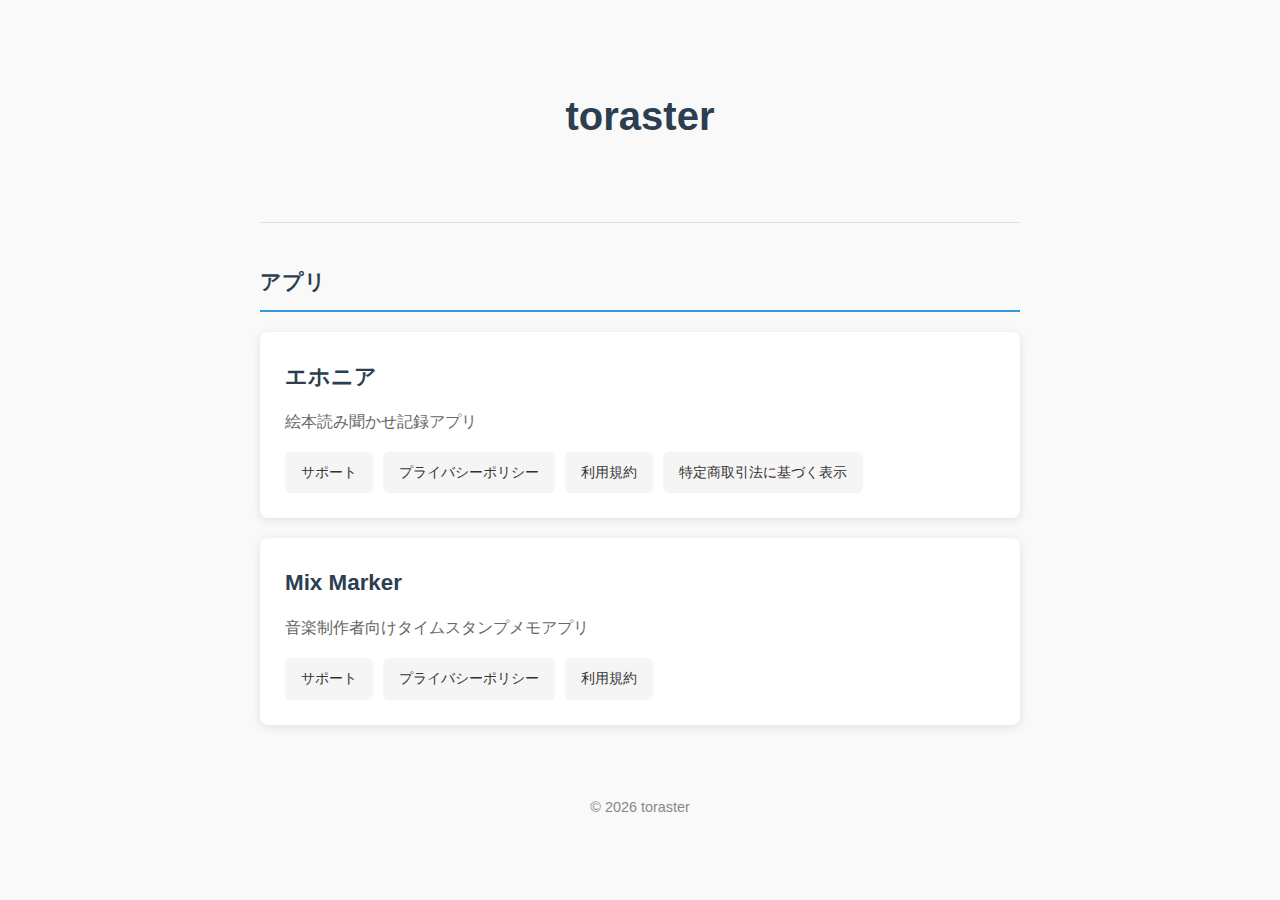
<file: index.html>
<!DOCTYPE html>
<html lang="ja">
<head>
    <meta charset="UTF-8">
    <meta name="viewport" content="width=device-width, initial-scale=1.0">
    <title>toraster</title>
    <style>
        * {
            margin: 0;
            padding: 0;
            box-sizing: border-box;
        }

        body {
            font-family: -apple-system, BlinkMacSystemFont, 'Segoe UI', 'Hiragino Sans', 'Hiragino Kaku Gothic ProN', 'Meiryo', sans-serif;
            line-height: 1.8;
            color: #333;
            background-color: #f9f9f9;
        }

        .container {
            max-width: 800px;
            margin: 0 auto;
            padding: 20px;
        }

        header {
            text-align: center;
            padding: 60px 0;
            border-bottom: 1px solid #e0e0e0;
            margin-bottom: 40px;
        }

        header h1 {
            font-size: 2.5rem;
            color: #2c3e50;
            margin-bottom: 10px;
        }

        .apps-section {
            margin-bottom: 40px;
        }

        .apps-section h2 {
            font-size: 1.3rem;
            color: #2c3e50;
            margin-bottom: 20px;
            padding-bottom: 10px;
            border-bottom: 2px solid #3498db;
        }

        .app-card {
            background: #fff;
            padding: 25px;
            border-radius: 8px;
            box-shadow: 0 2px 10px rgba(0, 0, 0, 0.1);
            margin-bottom: 20px;
        }

        .app-card h3 {
            font-size: 1.4rem;
            color: #2c3e50;
            margin-bottom: 10px;
        }

        .app-card p {
            color: #666;
            margin-bottom: 15px;
        }

        .app-links {
            list-style: none;
            display: flex;
            flex-wrap: wrap;
            gap: 10px;
        }

        .app-links a {
            display: inline-block;
            padding: 8px 16px;
            background: #f5f5f5;
            border-radius: 6px;
            color: #333;
            text-decoration: none;
            font-size: 0.9rem;
            transition: all 0.2s ease;
        }

        .app-links a:hover {
            background: #3498db;
            color: #fff;
        }

        footer {
            text-align: center;
            padding: 30px 0;
            margin-top: 40px;
            color: #888;
            font-size: 0.9rem;
        }

        @media (max-width: 600px) {
            header {
                padding: 40px 0;
            }

            header h1 {
                font-size: 2rem;
            }

            .app-card {
                padding: 20px;
            }
        }
    </style>
</head>
<body>
    <div class="container">
        <header>
            <h1>toraster</h1>
        </header>

        <section class="apps-section">
            <h2>アプリ</h2>

            <div class="app-card">
                <h3>エホニア</h3>
                <p>絵本読み聞かせ記録アプリ</p>
                <ul class="app-links">
                    <li><a href="ehonia/support.html">サポート</a></li>
                    <li><a href="ehonia/legal/privacy.html">プライバシーポリシー</a></li>
                    <li><a href="ehonia/legal/terms.html">利用規約</a></li>
                    <li><a href="ehonia/legal/tokushoho.html">特定商取引法に基づく表示</a></li>
                </ul>
            </div>

            <div class="app-card">
                <h3>Mix Marker</h3>
                <p>音楽制作者向けタイムスタンプメモアプリ</p>
                <ul class="app-links">
                    <li><a href="mix-marker/support.html">サポート</a></li>
                    <li><a href="mix-marker/legal/privacy.html">プライバシーポリシー</a></li>
                    <li><a href="mix-marker/legal/terms.html">利用規約</a></li>
                </ul>
            </div>
        </section>

        <footer>
            <p>&copy; 2026 toraster</p>
        </footer>
    </div>
</body>
</html>
</file>
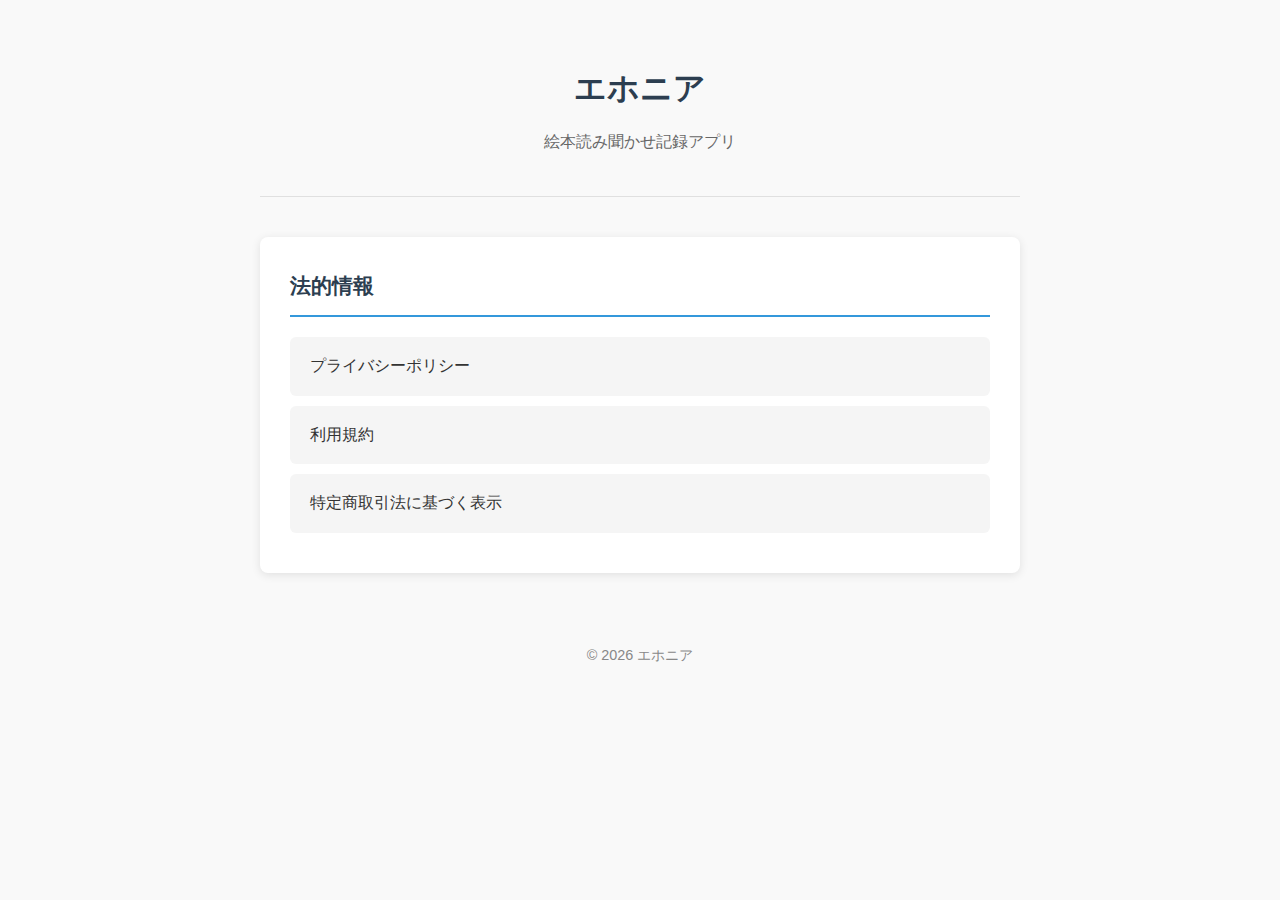
<file: ehonia/legal/index.html>
<!DOCTYPE html>
<html lang="ja">
<head>
    <meta charset="UTF-8">
    <meta name="viewport" content="width=device-width, initial-scale=1.0">
    <title>法的情報 - エホニア</title>
    <link rel="stylesheet" href="style.css">
</head>
<body>
    <div class="container">
        <header>
            <h1>エホニア</h1>
            <p class="subtitle">絵本読み聞かせ記録アプリ</p>
        </header>

        <nav class="legal-nav">
            <h2>法的情報</h2>
            <ul>
                <li><a href="privacy.html">プライバシーポリシー</a></li>
                <li><a href="terms.html">利用規約</a></li>
                <li><a href="tokushoho.html">特定商取引法に基づく表示</a></li>
            </ul>
        </nav>

        <footer>
            <p>&copy; 2026 エホニア</p>
        </footer>
    </div>
</body>
</html>
</file>
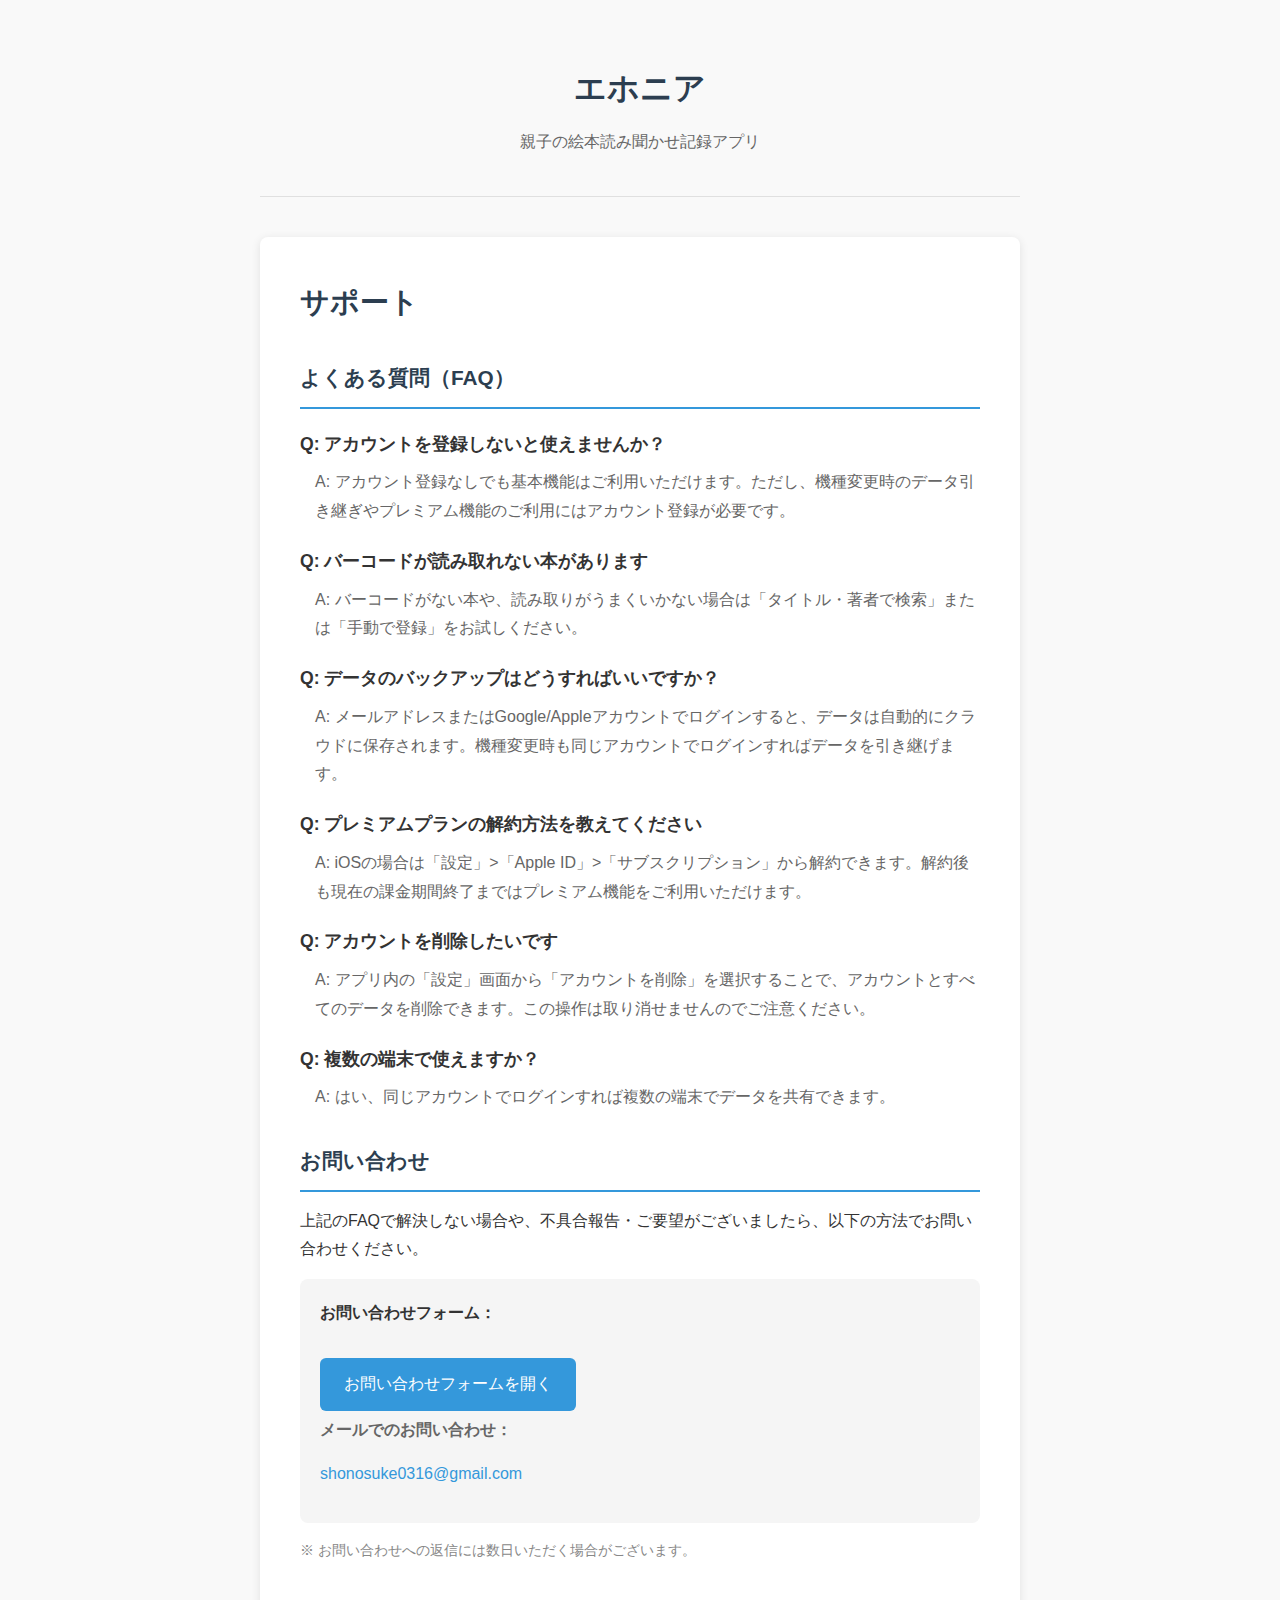
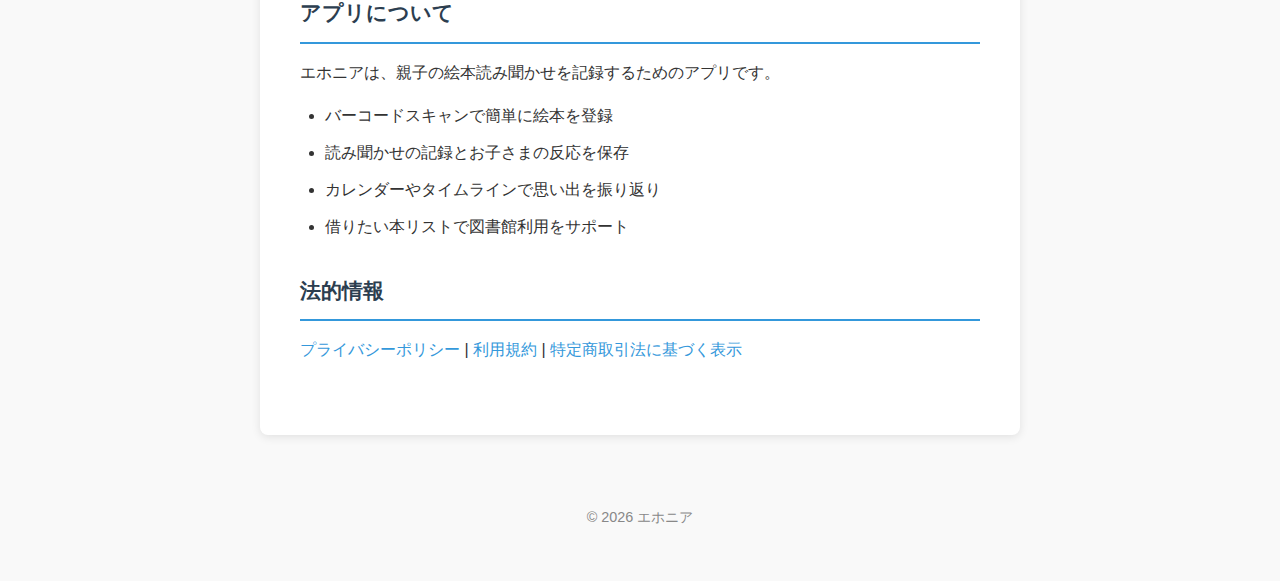
<file: ehonia/support.html>
<!DOCTYPE html>
<html lang="ja">
<head>
    <meta charset="UTF-8">
    <meta name="viewport" content="width=device-width, initial-scale=1.0">
    <title>エホニア - サポート</title>
    <link rel="stylesheet" href="style.css">
</head>
<body>
    <div class="container">
        <header>
            <h1>エホニア</h1>
            <p class="subtitle">親子の絵本読み聞かせ記録アプリ</p>
        </header>

        <main class="legal-content">
            <h1>サポート</h1>

            <div class="section">
                <h2>よくある質問（FAQ）</h2>

                <div class="faq-item">
                    <h3>Q: アカウントを登録しないと使えませんか？</h3>
                    <p>A: アカウント登録なしでも基本機能はご利用いただけます。ただし、機種変更時のデータ引き継ぎやプレミアム機能のご利用にはアカウント登録が必要です。</p>
                </div>

                <div class="faq-item">
                    <h3>Q: バーコードが読み取れない本があります</h3>
                    <p>A: バーコードがない本や、読み取りがうまくいかない場合は「タイトル・著者で検索」または「手動で登録」をお試しください。</p>
                </div>

                <div class="faq-item">
                    <h3>Q: データのバックアップはどうすればいいですか？</h3>
                    <p>A: メールアドレスまたはGoogle/Appleアカウントでログインすると、データは自動的にクラウドに保存されます。機種変更時も同じアカウントでログインすればデータを引き継げます。</p>
                </div>

                <div class="faq-item">
                    <h3>Q: プレミアムプランの解約方法を教えてください</h3>
                    <p>A: iOSの場合は「設定」>「Apple ID」>「サブスクリプション」から解約できます。解約後も現在の課金期間終了まではプレミアム機能をご利用いただけます。</p>
                </div>

                <div class="faq-item">
                    <h3>Q: アカウントを削除したいです</h3>
                    <p>A: アプリ内の「設定」画面から「アカウントを削除」を選択することで、アカウントとすべてのデータを削除できます。この操作は取り消せませんのでご注意ください。</p>
                </div>

                <div class="faq-item">
                    <h3>Q: 複数の端末で使えますか？</h3>
                    <p>A: はい、同じアカウントでログインすれば複数の端末でデータを共有できます。</p>
                </div>
            </div>

            <div class="section">
                <h2>お問い合わせ</h2>
                <p>上記のFAQで解決しない場合や、不具合報告・ご要望がございましたら、以下の方法でお問い合わせください。</p>

                <div class="contact-info">
                    <p><strong>お問い合わせフォーム：</strong></p>
                    <a href="https://docs.google.com/forms/d/e/1FAIpQLSd2Bvh0YP-0IKQvtmFmHdJL5YPtkSaSRmMElIguBHKFzrDKTA/viewform?usp=header" class="btn" target="_blank">お問い合わせフォームを開く</a>

                    <p class="subtitle-text"><strong>メールでのお問い合わせ：</strong></p>
                    <p><a href="mailto:shonosuke0316@gmail.com">shonosuke0316@gmail.com</a></p>
                </div>

                <p class="note-text">
                    ※ お問い合わせへの返信には数日いただく場合がございます。
                </p>
            </div>

            <div class="section">
                <h2>アプリについて</h2>
                <p>エホニアは、親子の絵本読み聞かせを記録するためのアプリです。</p>
                <ul>
                    <li>バーコードスキャンで簡単に絵本を登録</li>
                    <li>読み聞かせの記録とお子さまの反応を保存</li>
                    <li>カレンダーやタイムラインで思い出を振り返り</li>
                    <li>借りたい本リストで図書館利用をサポート</li>
                </ul>
            </div>

            <div class="section">
                <h2>法的情報</h2>
                <p>
                    <a href="./legal/privacy.html">プライバシーポリシー</a> |
                    <a href="./legal/terms.html">利用規約</a> |
                    <a href="./legal/tokushoho.html">特定商取引法に基づく表示</a>
                </p>
            </div>
        </main>

        <footer>
            <p>&copy; 2026 エホニア</p>
        </footer>
    </div>
</body>
</html>
</file>
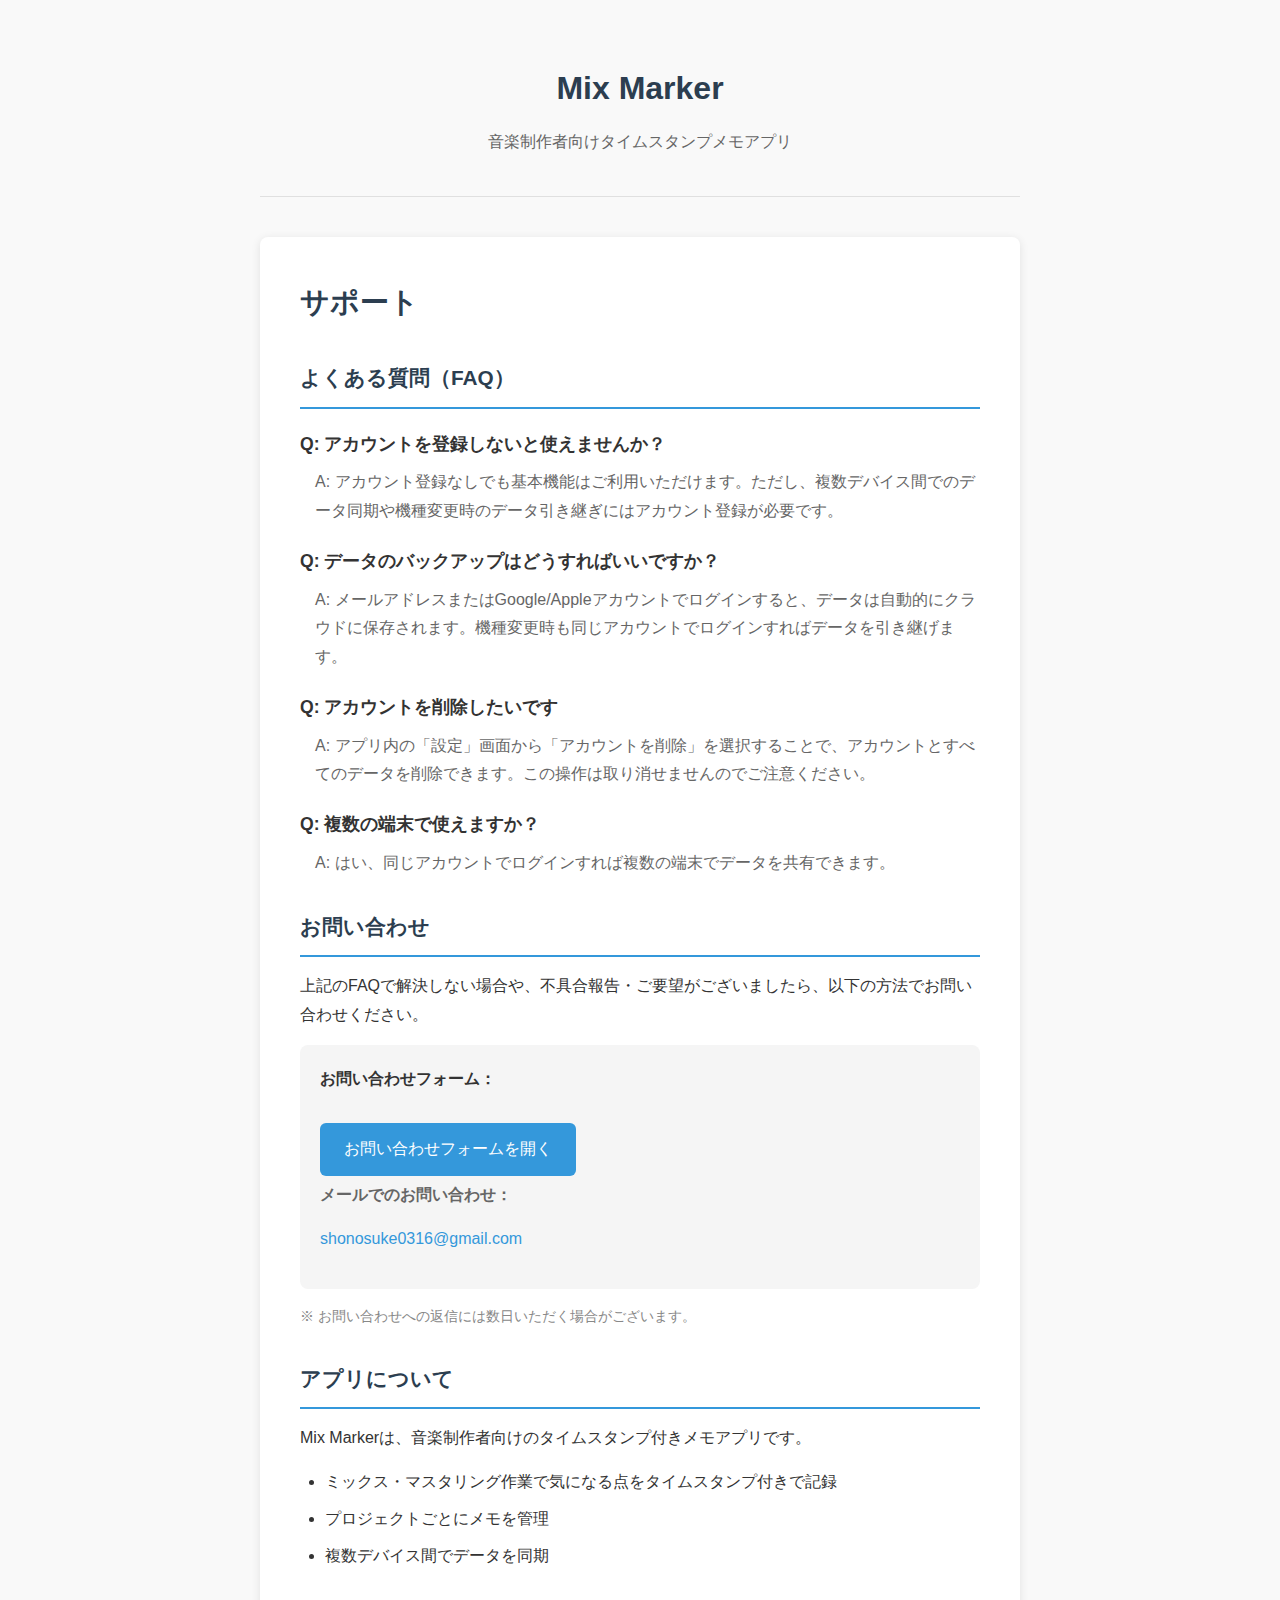
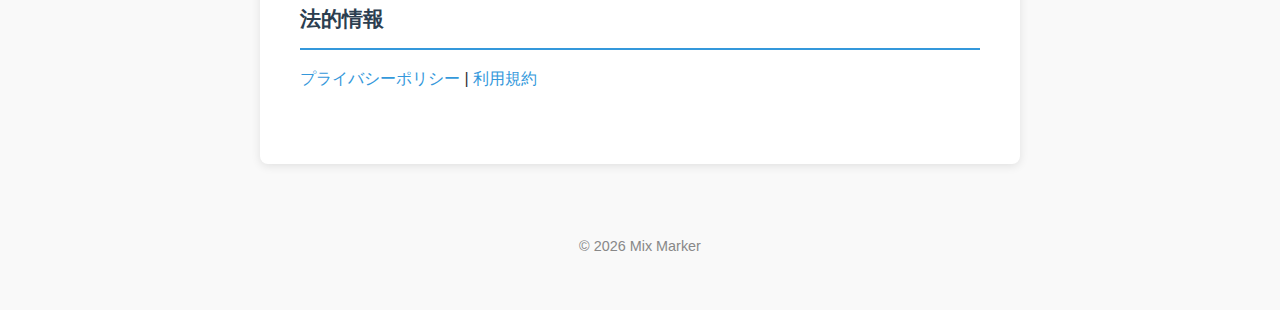
<file: mix-marker/support.html>
<!DOCTYPE html>
<html lang="ja">
<head>
    <meta charset="UTF-8">
    <meta name="viewport" content="width=device-width, initial-scale=1.0">
    <title>Mix Marker - サポート</title>
    <link rel="stylesheet" href="style.css">
</head>
<body>
    <div class="container">
        <header>
            <h1>Mix Marker</h1>
            <p class="subtitle">音楽制作者向けタイムスタンプメモアプリ</p>
        </header>

        <main class="legal-content">
            <h1>サポート</h1>

            <div class="section">
                <h2>よくある質問（FAQ）</h2>

                <div class="faq-item">
                    <h3>Q: アカウントを登録しないと使えませんか？</h3>
                    <p>A: アカウント登録なしでも基本機能はご利用いただけます。ただし、複数デバイス間でのデータ同期や機種変更時のデータ引き継ぎにはアカウント登録が必要です。</p>
                </div>

                <div class="faq-item">
                    <h3>Q: データのバックアップはどうすればいいですか？</h3>
                    <p>A: メールアドレスまたはGoogle/Appleアカウントでログインすると、データは自動的にクラウドに保存されます。機種変更時も同じアカウントでログインすればデータを引き継げます。</p>
                </div>

                <div class="faq-item">
                    <h3>Q: アカウントを削除したいです</h3>
                    <p>A: アプリ内の「設定」画面から「アカウントを削除」を選択することで、アカウントとすべてのデータを削除できます。この操作は取り消せませんのでご注意ください。</p>
                </div>

                <div class="faq-item">
                    <h3>Q: 複数の端末で使えますか？</h3>
                    <p>A: はい、同じアカウントでログインすれば複数の端末でデータを共有できます。</p>
                </div>
            </div>

            <div class="section">
                <h2>お問い合わせ</h2>
                <p>上記のFAQで解決しない場合や、不具合報告・ご要望がございましたら、以下の方法でお問い合わせください。</p>

                <div class="contact-info">
                    <p><strong>お問い合わせフォーム：</strong></p>
                    <a href="https://docs.google.com/forms/d/e/1FAIpQLSdi6esf03aM_br2rWq2ggmH6V1VgR2BOG-GkuPI2e7PbHmERA/viewform?usp=header" class="btn" target="_blank">お問い合わせフォームを開く</a>

                    <p class="subtitle-text"><strong>メールでのお問い合わせ：</strong></p>
                    <p><a href="mailto:shonosuke0316@gmail.com">shonosuke0316@gmail.com</a></p>
                </div>

                <p class="note-text">
                    ※ お問い合わせへの返信には数日いただく場合がございます。
                </p>
            </div>

            <div class="section">
                <h2>アプリについて</h2>
                <p>Mix Markerは、音楽制作者向けのタイムスタンプ付きメモアプリです。</p>
                <ul>
                    <li>ミックス・マスタリング作業で気になる点をタイムスタンプ付きで記録</li>
                    <li>プロジェクトごとにメモを管理</li>
                    <li>複数デバイス間でデータを同期</li>
                </ul>
            </div>

            <div class="section">
                <h2>法的情報</h2>
                <p>
                    <a href="./legal/privacy.html">プライバシーポリシー</a> |
                    <a href="./legal/terms.html">利用規約</a>
                </p>
            </div>
        </main>

        <footer>
            <p>&copy; 2026 Mix Marker</p>
        </footer>
    </div>
</body>
</html>
</file>
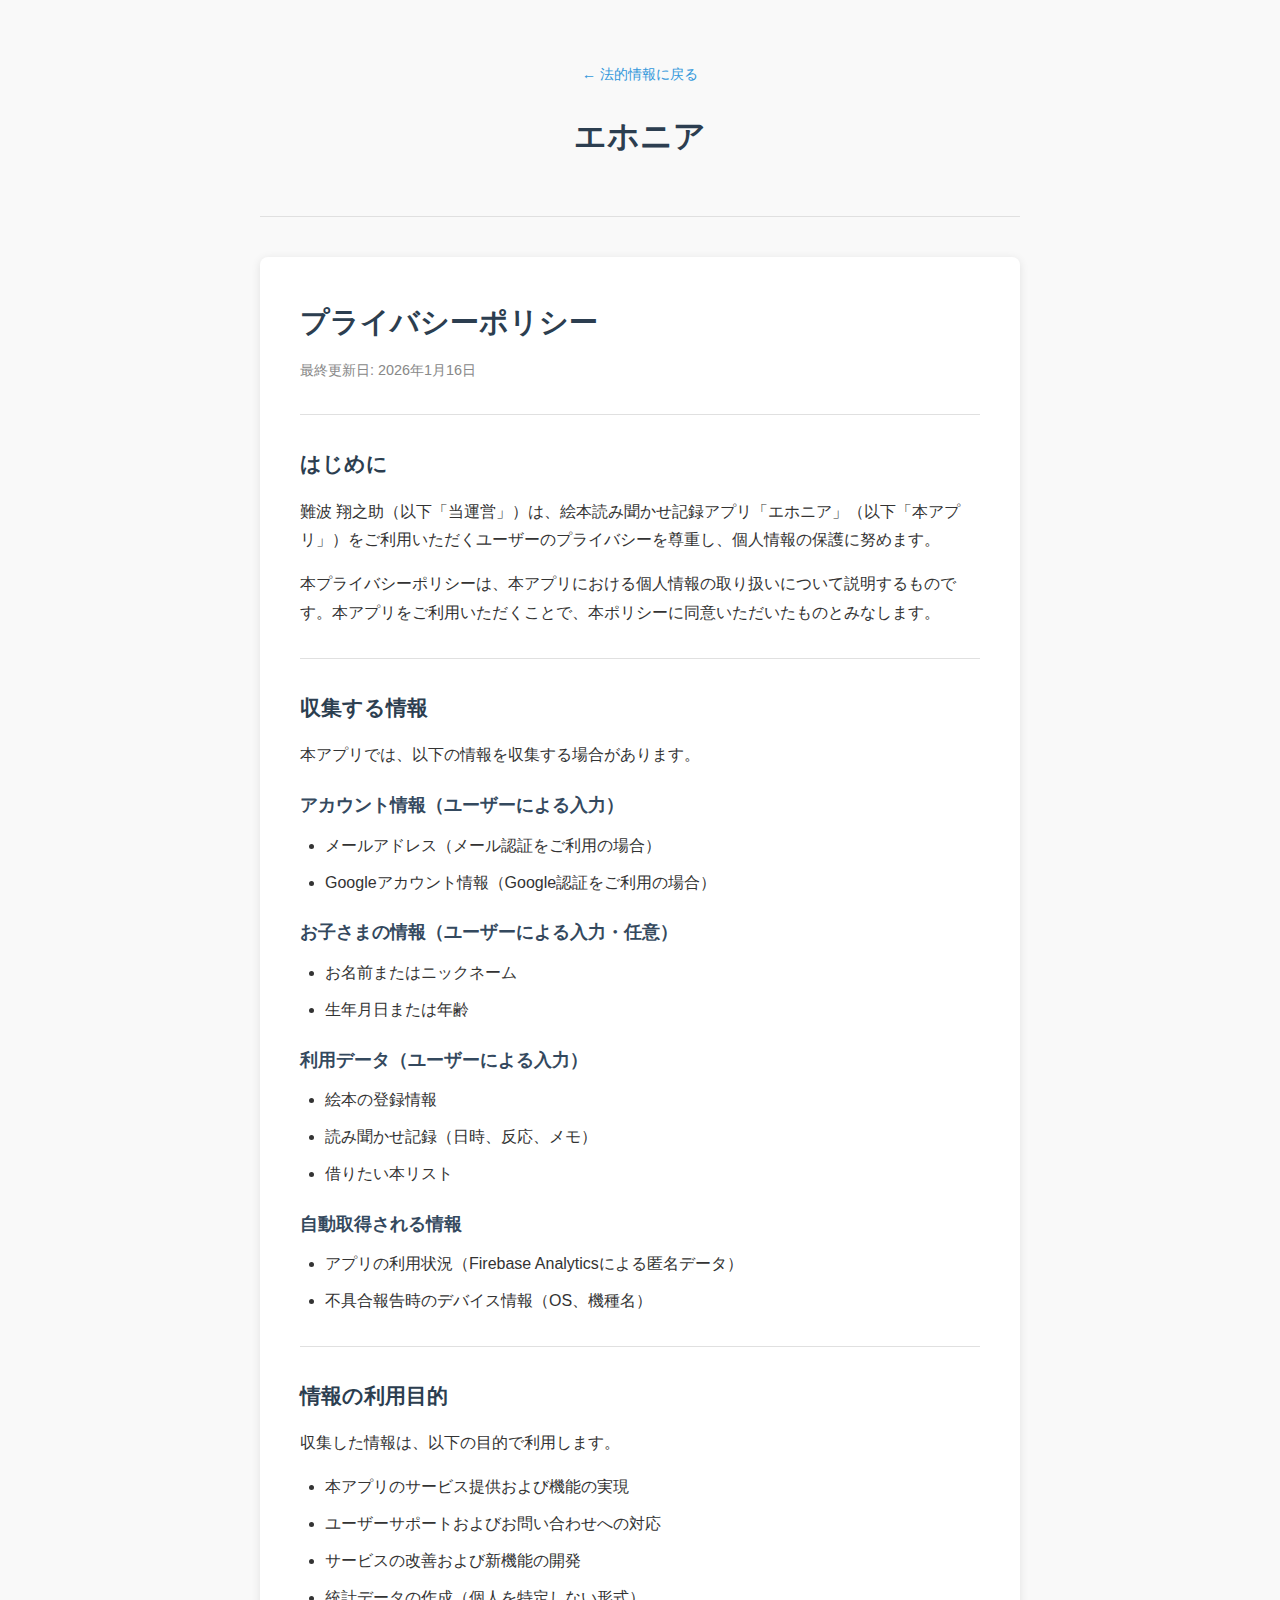
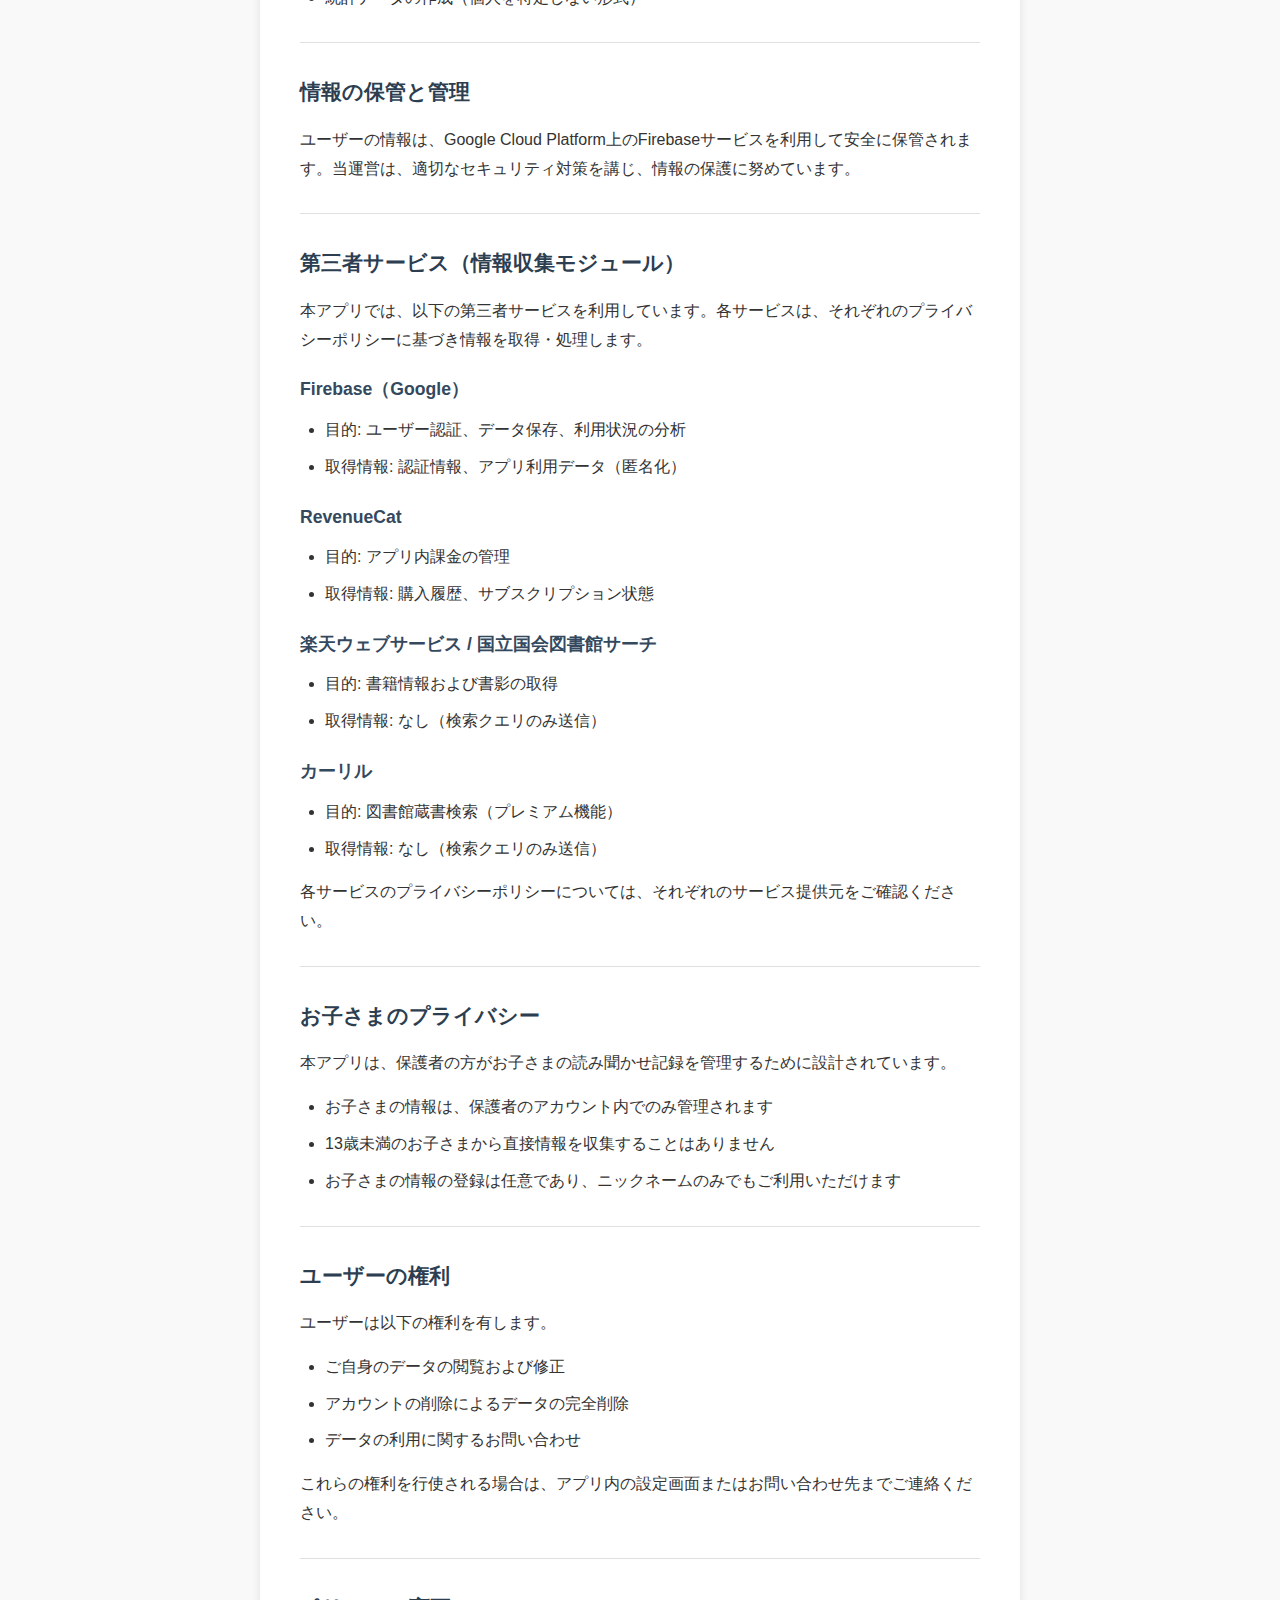
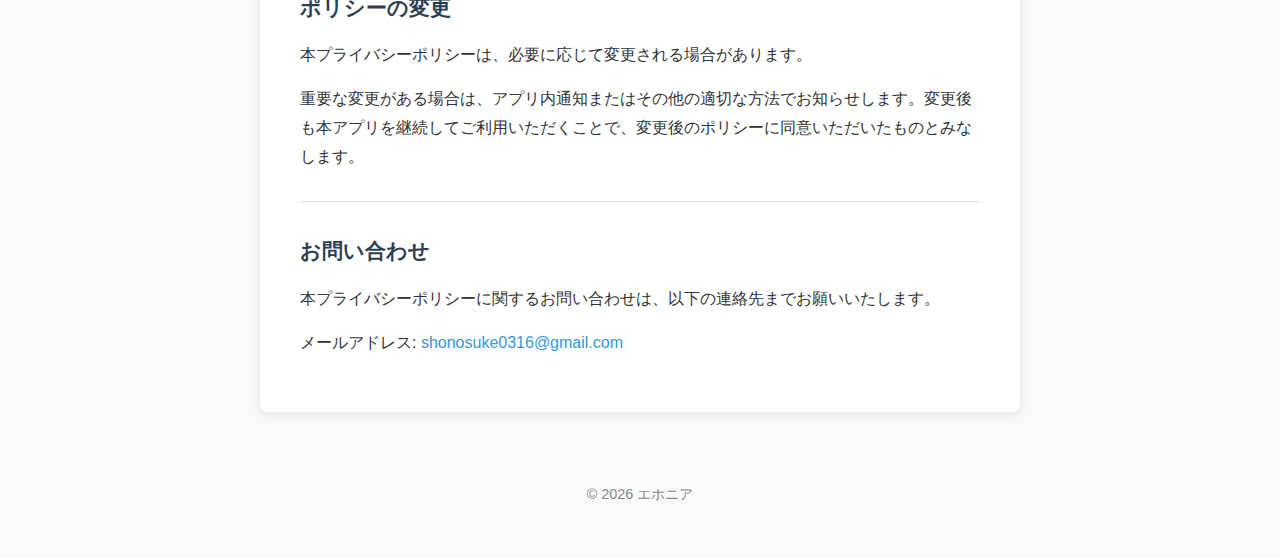
<file: ehonia/legal/privacy.html>
<!DOCTYPE html>
<html lang="ja">
<head>
    <meta charset="UTF-8">
    <meta name="viewport" content="width=device-width, initial-scale=1.0">
    <title>プライバシーポリシー - エホニア</title>
    <link rel="stylesheet" href="style.css">
</head>
<body>
    <div class="container">
        <header>
            <a href="index.html" class="back-link">&larr; 法的情報に戻る</a>
            <h1>エホニア</h1>
        </header>

        <main class="legal-content">
            <h1>プライバシーポリシー</h1>
            <p class="last-updated">最終更新日: 2026年1月16日</p>

            <hr>

            <h2>はじめに</h2>
            <p>難波 翔之助（以下「当運営」）は、絵本読み聞かせ記録アプリ「エホニア」（以下「本アプリ」）をご利用いただくユーザーのプライバシーを尊重し、個人情報の保護に努めます。</p>
            <p>本プライバシーポリシーは、本アプリにおける個人情報の取り扱いについて説明するものです。本アプリをご利用いただくことで、本ポリシーに同意いただいたものとみなします。</p>

            <hr>

            <h2>収集する情報</h2>
            <p>本アプリでは、以下の情報を収集する場合があります。</p>

            <h3>アカウント情報（ユーザーによる入力）</h3>
            <ul>
                <li>メールアドレス（メール認証をご利用の場合）</li>
                <li>Googleアカウント情報（Google認証をご利用の場合）</li>
            </ul>

            <h3>お子さまの情報（ユーザーによる入力・任意）</h3>
            <ul>
                <li>お名前またはニックネーム</li>
                <li>生年月日または年齢</li>
            </ul>

            <h3>利用データ（ユーザーによる入力）</h3>
            <ul>
                <li>絵本の登録情報</li>
                <li>読み聞かせ記録（日時、反応、メモ）</li>
                <li>借りたい本リスト</li>
            </ul>

            <h3>自動取得される情報</h3>
            <ul>
                <li>アプリの利用状況（Firebase Analyticsによる匿名データ）</li>
                <li>不具合報告時のデバイス情報（OS、機種名）</li>
            </ul>

            <hr>

            <h2>情報の利用目的</h2>
            <p>収集した情報は、以下の目的で利用します。</p>
            <ul>
                <li>本アプリのサービス提供および機能の実現</li>
                <li>ユーザーサポートおよびお問い合わせへの対応</li>
                <li>サービスの改善および新機能の開発</li>
                <li>統計データの作成（個人を特定しない形式）</li>
            </ul>

            <hr>

            <h2>情報の保管と管理</h2>
            <p>ユーザーの情報は、Google Cloud Platform上のFirebaseサービスを利用して安全に保管されます。当運営は、適切なセキュリティ対策を講じ、情報の保護に努めています。</p>

            <hr>

            <h2>第三者サービス（情報収集モジュール）</h2>
            <p>本アプリでは、以下の第三者サービスを利用しています。各サービスは、それぞれのプライバシーポリシーに基づき情報を取得・処理します。</p>

            <h3>Firebase（Google）</h3>
            <ul>
                <li>目的: ユーザー認証、データ保存、利用状況の分析</li>
                <li>取得情報: 認証情報、アプリ利用データ（匿名化）</li>
            </ul>

            <h3>RevenueCat</h3>
            <ul>
                <li>目的: アプリ内課金の管理</li>
                <li>取得情報: 購入履歴、サブスクリプション状態</li>
            </ul>

            <h3>楽天ウェブサービス / 国立国会図書館サーチ</h3>
            <ul>
                <li>目的: 書籍情報および書影の取得</li>
                <li>取得情報: なし（検索クエリのみ送信）</li>
            </ul>

            <h3>カーリル</h3>
            <ul>
                <li>目的: 図書館蔵書検索（プレミアム機能）</li>
                <li>取得情報: なし（検索クエリのみ送信）</li>
            </ul>

            <p>各サービスのプライバシーポリシーについては、それぞれのサービス提供元をご確認ください。</p>

            <hr>

            <h2>お子さまのプライバシー</h2>
            <p>本アプリは、保護者の方がお子さまの読み聞かせ記録を管理するために設計されています。</p>
            <ul>
                <li>お子さまの情報は、保護者のアカウント内でのみ管理されます</li>
                <li>13歳未満のお子さまから直接情報を収集することはありません</li>
                <li>お子さまの情報の登録は任意であり、ニックネームのみでもご利用いただけます</li>
            </ul>

            <hr>

            <h2>ユーザーの権利</h2>
            <p>ユーザーは以下の権利を有します。</p>
            <ul>
                <li>ご自身のデータの閲覧および修正</li>
                <li>アカウントの削除によるデータの完全削除</li>
                <li>データの利用に関するお問い合わせ</li>
            </ul>
            <p>これらの権利を行使される場合は、アプリ内の設定画面またはお問い合わせ先までご連絡ください。</p>

            <hr>

            <h2>ポリシーの変更</h2>
            <p>本プライバシーポリシーは、必要に応じて変更される場合があります。</p>
            <p>重要な変更がある場合は、アプリ内通知またはその他の適切な方法でお知らせします。変更後も本アプリを継続してご利用いただくことで、変更後のポリシーに同意いただいたものとみなします。</p>

            <hr>

            <h2>お問い合わせ</h2>
            <p>本プライバシーポリシーに関するお問い合わせは、以下の連絡先までお願いいたします。</p>
            <p>メールアドレス: <a href="mailto:shonosuke0316@gmail.com">shonosuke0316@gmail.com</a></p>
        </main>

        <footer>
            <p>&copy; 2026 エホニア</p>
        </footer>
    </div>
</body>
</html>
</file>
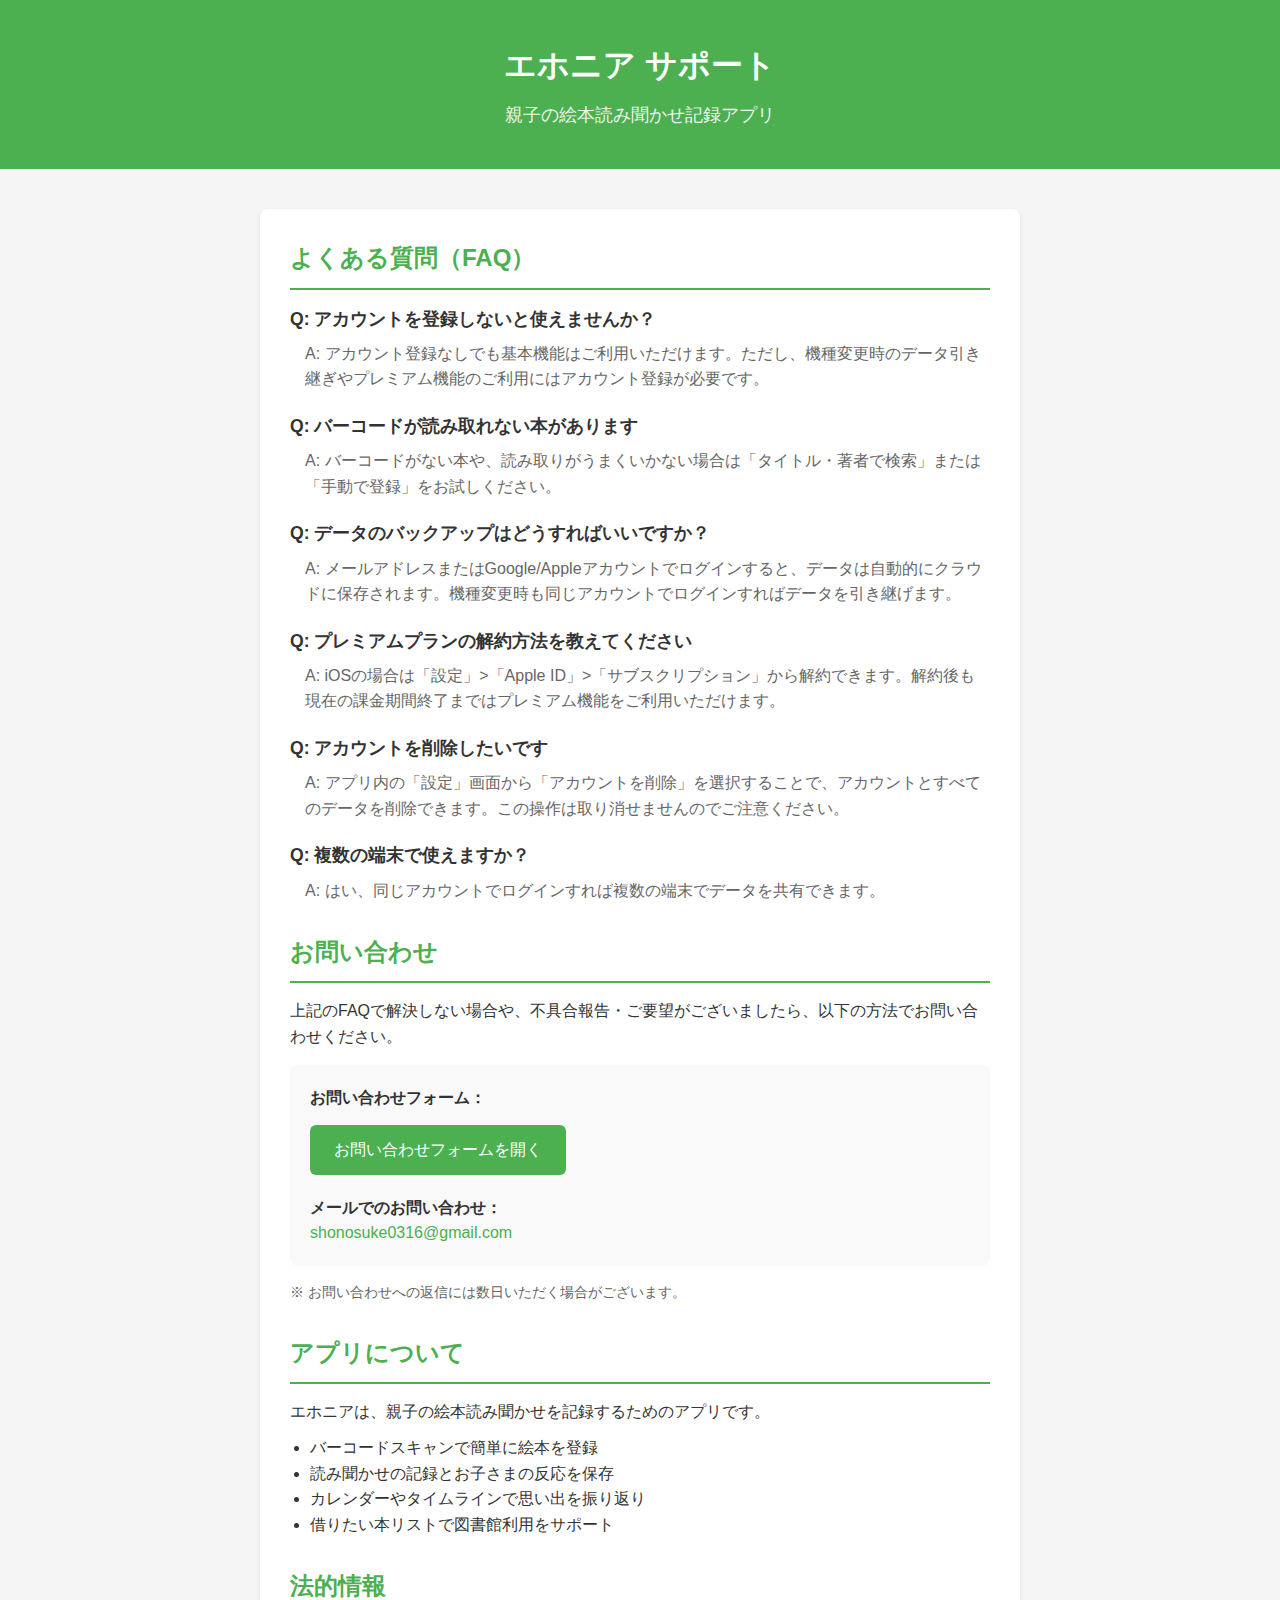
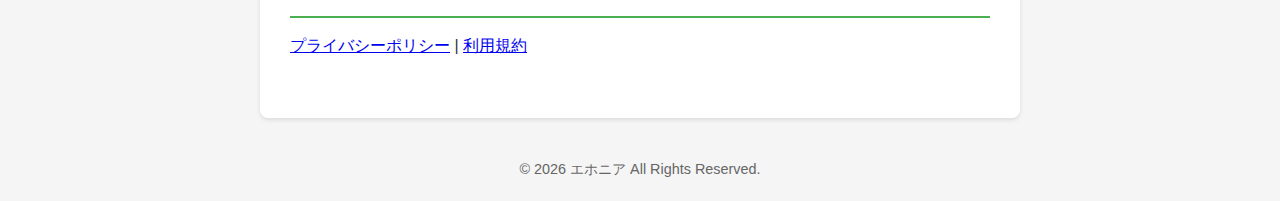
<file: ehonia/legal/support.html>
<!DOCTYPE html>
<html lang="ja">
<head>
    <meta charset="UTF-8">
    <meta name="viewport" content="width=device-width, initial-scale=1.0">
    <title>エホニア - サポート</title>
    <style>
        * {
            margin: 0;
            padding: 0;
            box-sizing: border-box;
        }
        body {
            font-family: -apple-system, BlinkMacSystemFont, 'Segoe UI', Roboto, 'Helvetica Neue', Arial, sans-serif;
            line-height: 1.6;
            color: #333;
            background-color: #f5f5f5;
        }
        .container {
            max-width: 800px;
            margin: 0 auto;
            padding: 20px;
        }
        header {
            background-color: #4CAF50;
            color: white;
            padding: 40px 20px;
            text-align: center;
        }
        header h1 {
            font-size: 2rem;
            margin-bottom: 10px;
        }
        header p {
            font-size: 1.1rem;
            opacity: 0.9;
        }
        .content {
            background: white;
            padding: 30px;
            margin-top: 20px;
            border-radius: 8px;
            box-shadow: 0 2px 4px rgba(0,0,0,0.1);
        }
        h2 {
            color: #4CAF50;
            margin-bottom: 15px;
            padding-bottom: 10px;
            border-bottom: 2px solid #4CAF50;
        }
        .section {
            margin-bottom: 30px;
        }
        .faq-item {
            margin-bottom: 20px;
        }
        .faq-item h3 {
            color: #333;
            font-size: 1.1rem;
            margin-bottom: 8px;
        }
        .faq-item p {
            color: #666;
            padding-left: 15px;
        }
        .contact-info {
            background: #f9f9f9;
            padding: 20px;
            border-radius: 8px;
            margin-top: 15px;
        }
        .contact-info a {
            color: #4CAF50;
            text-decoration: none;
        }
        .contact-info a:hover {
            text-decoration: underline;
        }
        .contact-info .btn {
            color: white;
        }
        .contact-info .btn:hover {
            text-decoration: none;
        }
        .btn {
            display: inline-block;
            background: #4CAF50;
            color: white;
            padding: 12px 24px;
            border-radius: 6px;
            text-decoration: none;
            margin-top: 15px;
            transition: background 0.3s;
        }
        .btn:hover {
            background: #45a049;
        }
        footer {
            text-align: center;
            padding: 20px;
            color: #666;
            font-size: 0.9rem;
        }
        @media (max-width: 600px) {
            header h1 {
                font-size: 1.5rem;
            }
            .content {
                padding: 20px;
            }
        }
    </style>
</head>
<body>
    <header>
        <h1>エホニア サポート</h1>
        <p>親子の絵本読み聞かせ記録アプリ</p>
    </header>

    <div class="container">
        <div class="content">
            <div class="section">
                <h2>よくある質問（FAQ）</h2>

                <div class="faq-item">
                    <h3>Q: アカウントを登録しないと使えませんか？</h3>
                    <p>A: アカウント登録なしでも基本機能はご利用いただけます。ただし、機種変更時のデータ引き継ぎやプレミアム機能のご利用にはアカウント登録が必要です。</p>
                </div>

                <div class="faq-item">
                    <h3>Q: バーコードが読み取れない本があります</h3>
                    <p>A: バーコードがない本や、読み取りがうまくいかない場合は「タイトル・著者で検索」または「手動で登録」をお試しください。</p>
                </div>

                <div class="faq-item">
                    <h3>Q: データのバックアップはどうすればいいですか？</h3>
                    <p>A: メールアドレスまたはGoogle/Appleアカウントでログインすると、データは自動的にクラウドに保存されます。機種変更時も同じアカウントでログインすればデータを引き継げます。</p>
                </div>

                <div class="faq-item">
                    <h3>Q: プレミアムプランの解約方法を教えてください</h3>
                    <p>A: iOSの場合は「設定」>「Apple ID」>「サブスクリプション」から解約できます。解約後も現在の課金期間終了まではプレミアム機能をご利用いただけます。</p>
                </div>

                <div class="faq-item">
                    <h3>Q: アカウントを削除したいです</h3>
                    <p>A: アプリ内の「設定」画面から「アカウントを削除」を選択することで、アカウントとすべてのデータを削除できます。この操作は取り消せませんのでご注意ください。</p>
                </div>

                <div class="faq-item">
                    <h3>Q: 複数の端末で使えますか？</h3>
                    <p>A: はい、同じアカウントでログインすれば複数の端末でデータを共有できます。</p>
                </div>
            </div>

            <div class="section">
                <h2>お問い合わせ</h2>
                <p>上記のFAQで解決しない場合や、不具合報告・ご要望がございましたら、以下の方法でお問い合わせください。</p>

                <div class="contact-info">
                    <p><strong>お問い合わせフォーム：</strong></p>
                    <a href="https://docs.google.com/forms/d/e/1FAIpQLSd2Bvh0YP-0IKQvtmFmHdJL5YPtkSaSRmMElIguBHKFzrDKTA/viewform?usp=header" class="btn" target="_blank">お問い合わせフォームを開く</a>

                    <p style="margin-top: 20px;"><strong>メールでのお問い合わせ：</strong></p>
                    <p><a href="mailto:shonosuke0316@gmail.com">shonosuke0316@gmail.com</a></p>
                </div>

                <p style="margin-top: 15px; color: #666; font-size: 0.9rem;">
                    ※ お問い合わせへの返信には数日いただく場合がございます。
                </p>
            </div>

            <div class="section">
                <h2>アプリについて</h2>
                <p>エホニアは、親子の絵本読み聞かせを記録するためのアプリです。</p>
                <ul style="margin-top: 10px; padding-left: 20px;">
                    <li>バーコードスキャンで簡単に絵本を登録</li>
                    <li>読み聞かせの記録とお子さまの反応を保存</li>
                    <li>カレンダーやタイムラインで思い出を振り返り</li>
                    <li>借りたい本リストで図書館利用をサポート</li>
                </ul>
            </div>

            <div class="section">
                <h2>法的情報</h2>
                <p>
                    <a href="privacy.html">プライバシーポリシー</a> |
                    <a href="terms.html">利用規約</a>
                </p>
            </div>
        </div>
    </div>

    <footer>
        <p>&copy; 2026 エホニア All Rights Reserved.</p>
    </footer>
</body>
</html>
</file>
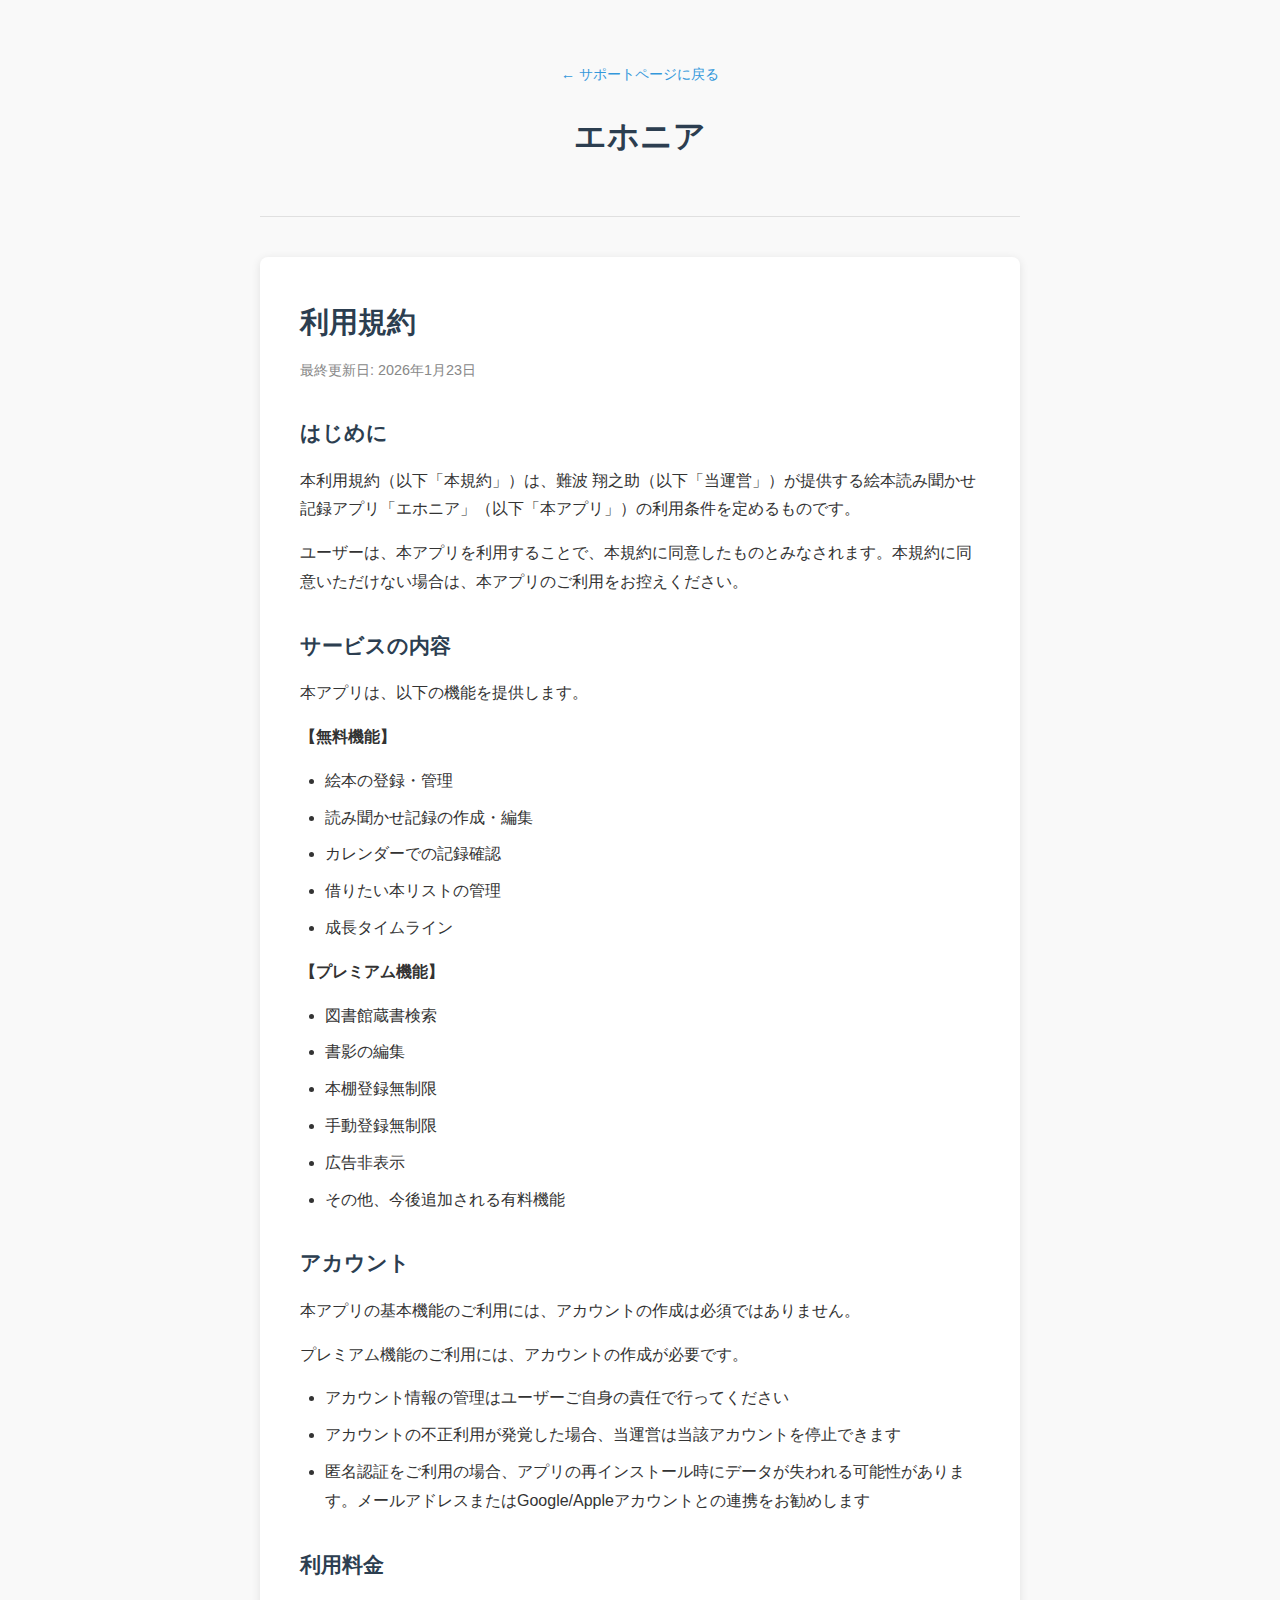
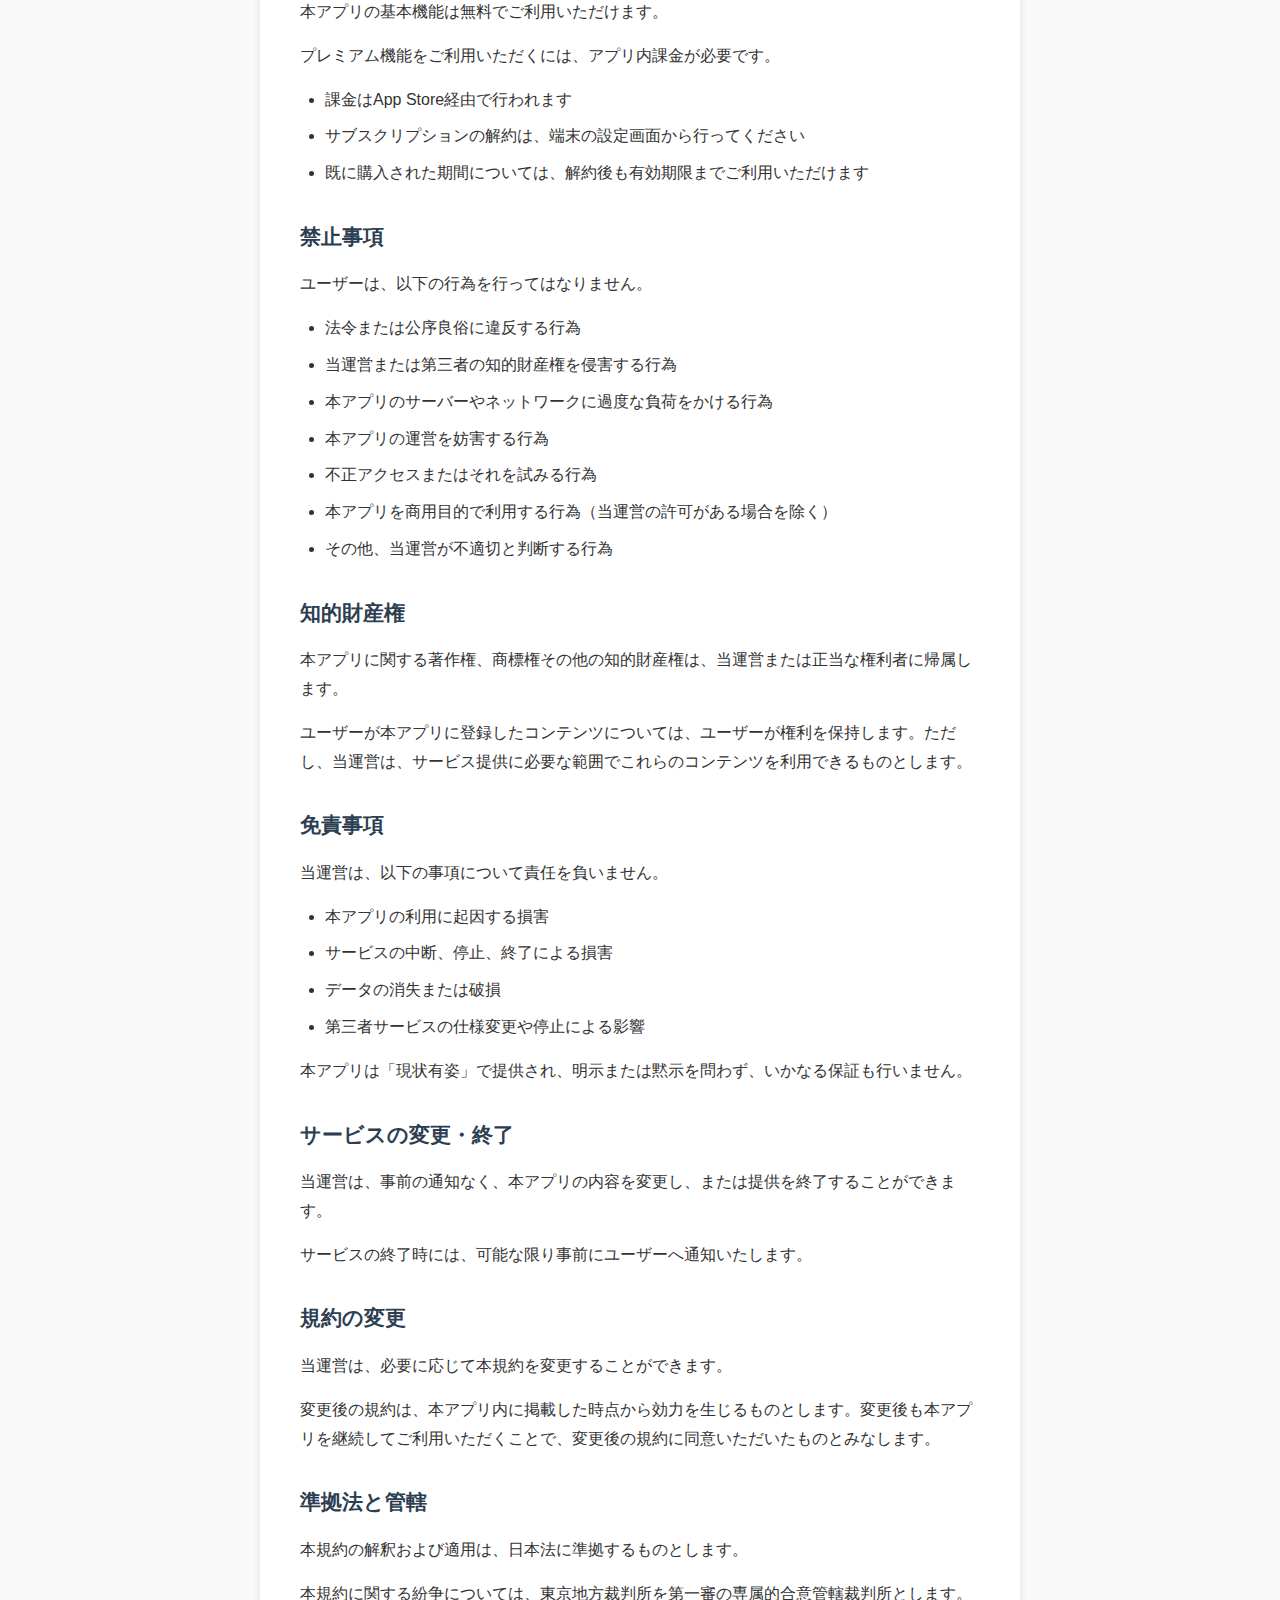
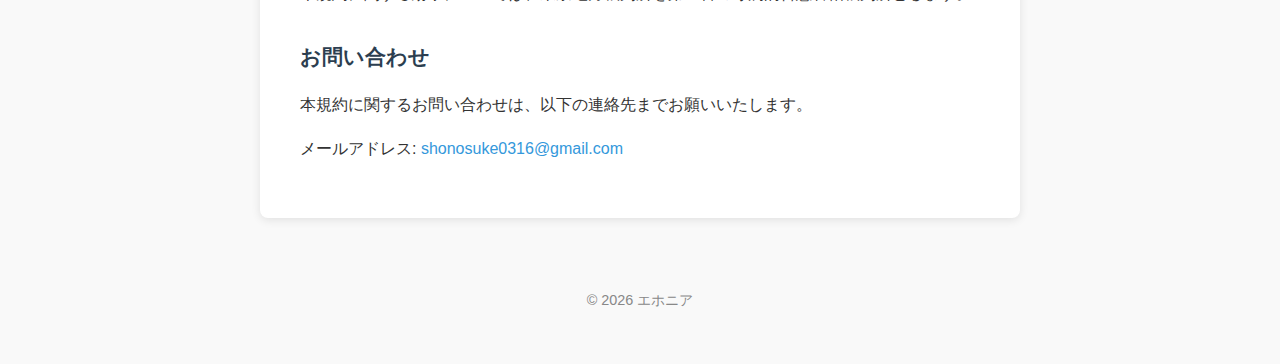
<file: ehonia/legal/terms.html>
<!DOCTYPE html>
<html lang="ja">
<head>
    <meta charset="UTF-8">
    <meta name="viewport" content="width=device-width, initial-scale=1.0">
    <title>エホニア - 利用規約</title>
    <link rel="stylesheet" href="../style.css">
</head>
<body>
    <div class="container">
        <header>
            <a href="../support.html" class="back-link">&larr; サポートページに戻る</a>
            <h1>エホニア</h1>
        </header>

        <main class="legal-content">
            <h1>利用規約</h1>
            <p class="last-updated">最終更新日: 2026年1月23日</p>

            <h2>はじめに</h2>
            <p>本利用規約（以下「本規約」）は、難波 翔之助（以下「当運営」）が提供する絵本読み聞かせ記録アプリ「エホニア」（以下「本アプリ」）の利用条件を定めるものです。</p>
            <p>ユーザーは、本アプリを利用することで、本規約に同意したものとみなされます。本規約に同意いただけない場合は、本アプリのご利用をお控えください。</p>

            <h2>サービスの内容</h2>
            <p>本アプリは、以下の機能を提供します。</p>
            <p><strong>【無料機能】</strong></p>
            <ul>
                <li>絵本の登録・管理</li>
                <li>読み聞かせ記録の作成・編集</li>
                <li>カレンダーでの記録確認</li>
                <li>借りたい本リストの管理</li>
                <li>成長タイムライン</li>
            </ul>
            <p><strong>【プレミアム機能】</strong></p>
            <ul>
                <li>図書館蔵書検索</li>
                <li>書影の編集</li>
                <li>本棚登録無制限</li>
                <li>手動登録無制限</li>
                <li>広告非表示</li>
                <li>その他、今後追加される有料機能</li>
            </ul>

            <h2>アカウント</h2>
            <p>本アプリの基本機能のご利用には、アカウントの作成は必須ではありません。</p>
            <p>プレミアム機能のご利用には、アカウントの作成が必要です。</p>
            <ul>
                <li>アカウント情報の管理はユーザーご自身の責任で行ってください</li>
                <li>アカウントの不正利用が発覚した場合、当運営は当該アカウントを停止できます</li>
                <li>匿名認証をご利用の場合、アプリの再インストール時にデータが失われる可能性があります。メールアドレスまたはGoogle/Appleアカウントとの連携をお勧めします</li>
            </ul>

            <h2>利用料金</h2>
            <p>本アプリの基本機能は無料でご利用いただけます。</p>
            <p>プレミアム機能をご利用いただくには、アプリ内課金が必要です。</p>
            <ul>
                <li>課金はApp Store経由で行われます</li>
                <li>サブスクリプションの解約は、端末の設定画面から行ってください</li>
                <li>既に購入された期間については、解約後も有効期限までご利用いただけます</li>
            </ul>

            <h2>禁止事項</h2>
            <p>ユーザーは、以下の行為を行ってはなりません。</p>
            <ul>
                <li>法令または公序良俗に違反する行為</li>
                <li>当運営または第三者の知的財産権を侵害する行為</li>
                <li>本アプリのサーバーやネットワークに過度な負荷をかける行為</li>
                <li>本アプリの運営を妨害する行為</li>
                <li>不正アクセスまたはそれを試みる行為</li>
                <li>本アプリを商用目的で利用する行為（当運営の許可がある場合を除く）</li>
                <li>その他、当運営が不適切と判断する行為</li>
            </ul>

            <h2>知的財産権</h2>
            <p>本アプリに関する著作権、商標権その他の知的財産権は、当運営または正当な権利者に帰属します。</p>
            <p>ユーザーが本アプリに登録したコンテンツについては、ユーザーが権利を保持します。ただし、当運営は、サービス提供に必要な範囲でこれらのコンテンツを利用できるものとします。</p>

            <h2>免責事項</h2>
            <p>当運営は、以下の事項について責任を負いません。</p>
            <ul>
                <li>本アプリの利用に起因する損害</li>
                <li>サービスの中断、停止、終了による損害</li>
                <li>データの消失または破損</li>
                <li>第三者サービスの仕様変更や停止による影響</li>
            </ul>
            <p>本アプリは「現状有姿」で提供され、明示または黙示を問わず、いかなる保証も行いません。</p>

            <h2>サービスの変更・終了</h2>
            <p>当運営は、事前の通知なく、本アプリの内容を変更し、または提供を終了することができます。</p>
            <p>サービスの終了時には、可能な限り事前にユーザーへ通知いたします。</p>

            <h2>規約の変更</h2>
            <p>当運営は、必要に応じて本規約を変更することができます。</p>
            <p>変更後の規約は、本アプリ内に掲載した時点から効力を生じるものとします。変更後も本アプリを継続してご利用いただくことで、変更後の規約に同意いただいたものとみなします。</p>

            <h2>準拠法と管轄</h2>
            <p>本規約の解釈および適用は、日本法に準拠するものとします。</p>
            <p>本規約に関する紛争については、東京地方裁判所を第一審の専属的合意管轄裁判所とします。</p>

            <h2>お問い合わせ</h2>
            <p>本規約に関するお問い合わせは、以下の連絡先までお願いいたします。</p>
            <p>メールアドレス: <a href="mailto:shonosuke0316@gmail.com">shonosuke0316@gmail.com</a></p>
        </main>

        <footer>
            <p>&copy; 2026 エホニア</p>
        </footer>
    </div>
</body>
</html>
</file>
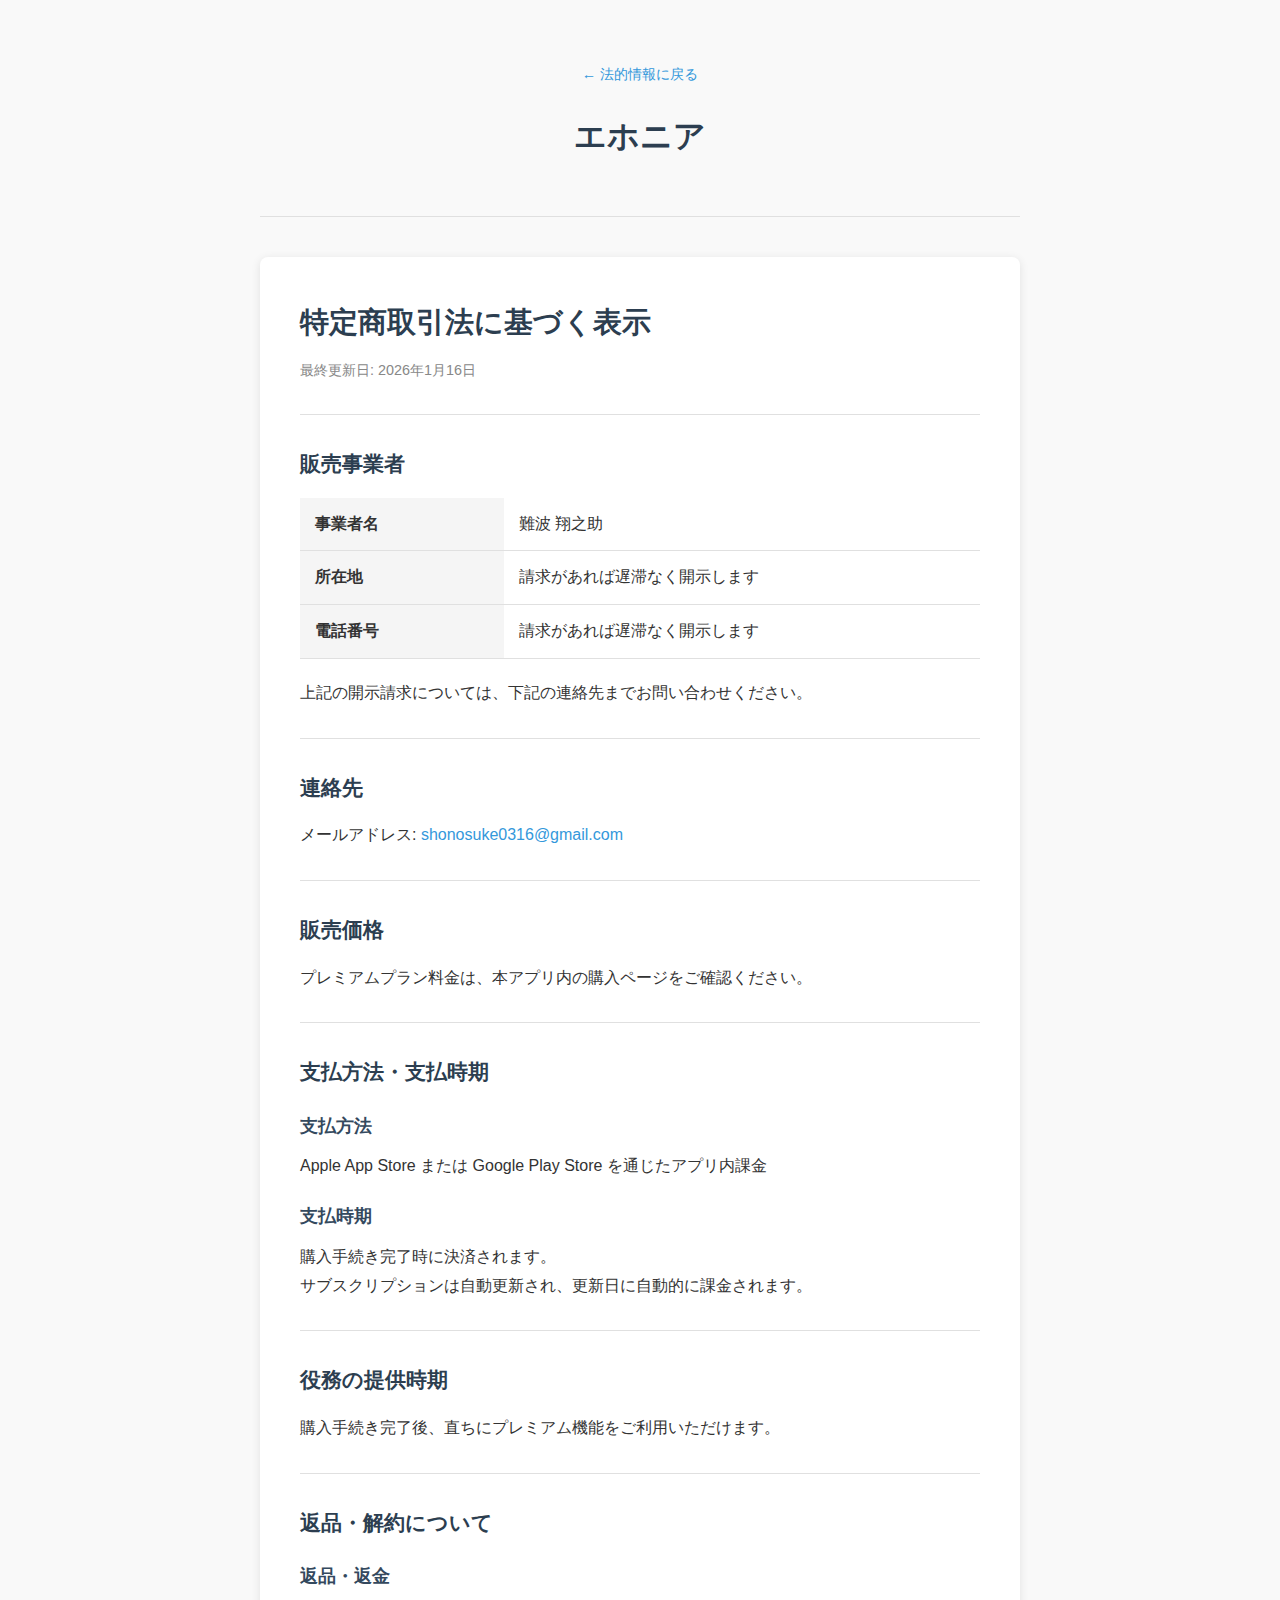
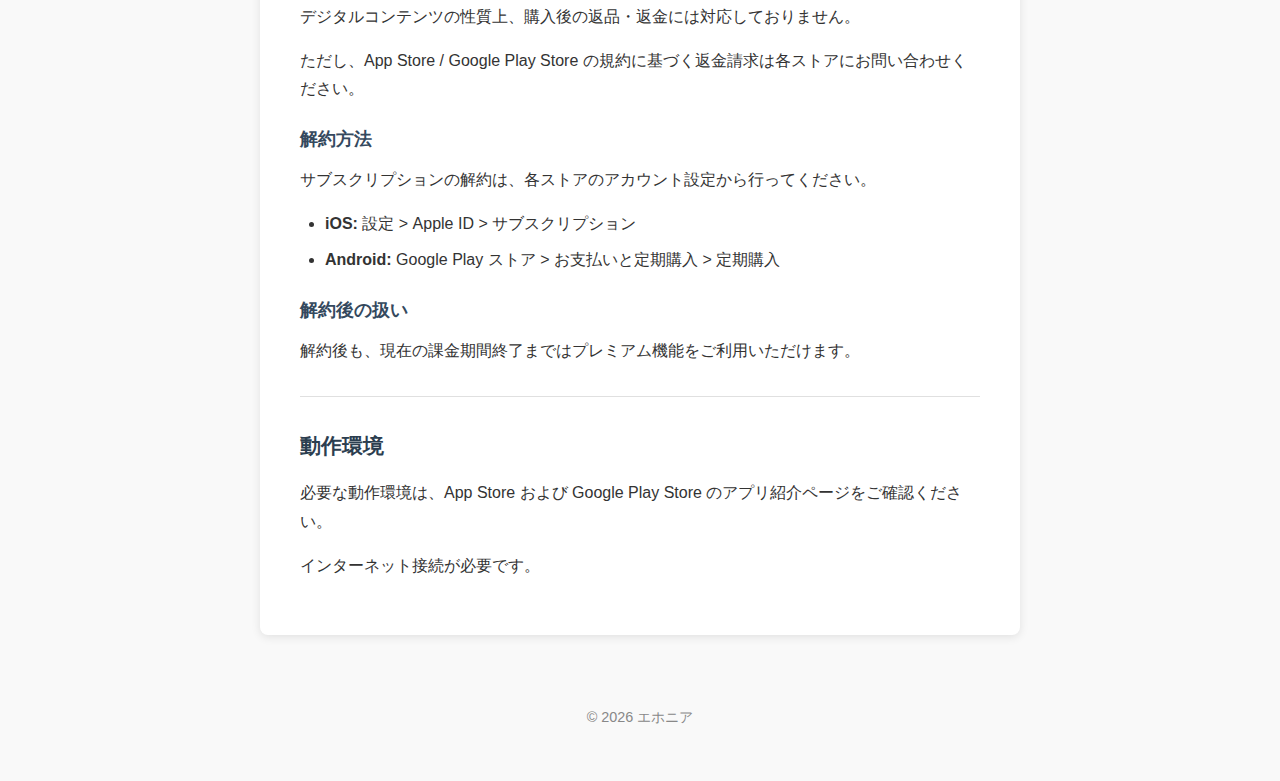
<file: ehonia/legal/tokushoho.html>
<!DOCTYPE html>
<html lang="ja">
<head>
    <meta charset="UTF-8">
    <meta name="viewport" content="width=device-width, initial-scale=1.0">
    <title>特定商取引法に基づく表示 - エホニア</title>
    <link rel="stylesheet" href="style.css">
</head>
<body>
    <div class="container">
        <header>
            <a href="index.html" class="back-link">&larr; 法的情報に戻る</a>
            <h1>エホニア</h1>
        </header>

        <main class="legal-content">
            <h1>特定商取引法に基づく表示</h1>
            <p class="last-updated">最終更新日: 2026年1月16日</p>

            <hr>

            <h2>販売事業者</h2>
            <table class="info-table">
                <tr>
                    <th>事業者名</th>
                    <td>難波 翔之助</td>
                </tr>
                <tr>
                    <th>所在地</th>
                    <td>請求があれば遅滞なく開示します</td>
                </tr>
                <tr>
                    <th>電話番号</th>
                    <td>請求があれば遅滞なく開示します</td>
                </tr>
            </table>
            <p>上記の開示請求については、下記の連絡先までお問い合わせください。</p>

            <hr>

            <h2>連絡先</h2>
            <p>メールアドレス: <a href="mailto:shonosuke0316@gmail.com">shonosuke0316@gmail.com</a></p>

            <hr>

            <h2>販売価格</h2>
            <p>プレミアムプラン料金は、本アプリ内の購入ページをご確認ください。</p>

            <hr>

            <h2>支払方法・支払時期</h2>
            <h3>支払方法</h3>
            <p>Apple App Store または Google Play Store を通じたアプリ内課金</p>

            <h3>支払時期</h3>
            <p>購入手続き完了時に決済されます。<br>サブスクリプションは自動更新され、更新日に自動的に課金されます。</p>

            <hr>

            <h2>役務の提供時期</h2>
            <p>購入手続き完了後、直ちにプレミアム機能をご利用いただけます。</p>

            <hr>

            <h2>返品・解約について</h2>

            <h3>返品・返金</h3>
            <p>デジタルコンテンツの性質上、購入後の返品・返金には対応しておりません。</p>
            <p>ただし、App Store / Google Play Store の規約に基づく返金請求は各ストアにお問い合わせください。</p>

            <h3>解約方法</h3>
            <p>サブスクリプションの解約は、各ストアのアカウント設定から行ってください。</p>
            <ul>
                <li><strong>iOS:</strong> 設定 &gt; Apple ID &gt; サブスクリプション</li>
                <li><strong>Android:</strong> Google Play ストア &gt; お支払いと定期購入 &gt; 定期購入</li>
            </ul>

            <h3>解約後の扱い</h3>
            <p>解約後も、現在の課金期間終了まではプレミアム機能をご利用いただけます。</p>

            <hr>

            <h2>動作環境</h2>
            <p>必要な動作環境は、App Store および Google Play Store のアプリ紹介ページをご確認ください。</p>
            <p>インターネット接続が必要です。</p>
        </main>

        <footer>
            <p>&copy; 2026 エホニア</p>
        </footer>
    </div>
</body>
</html>
</file>
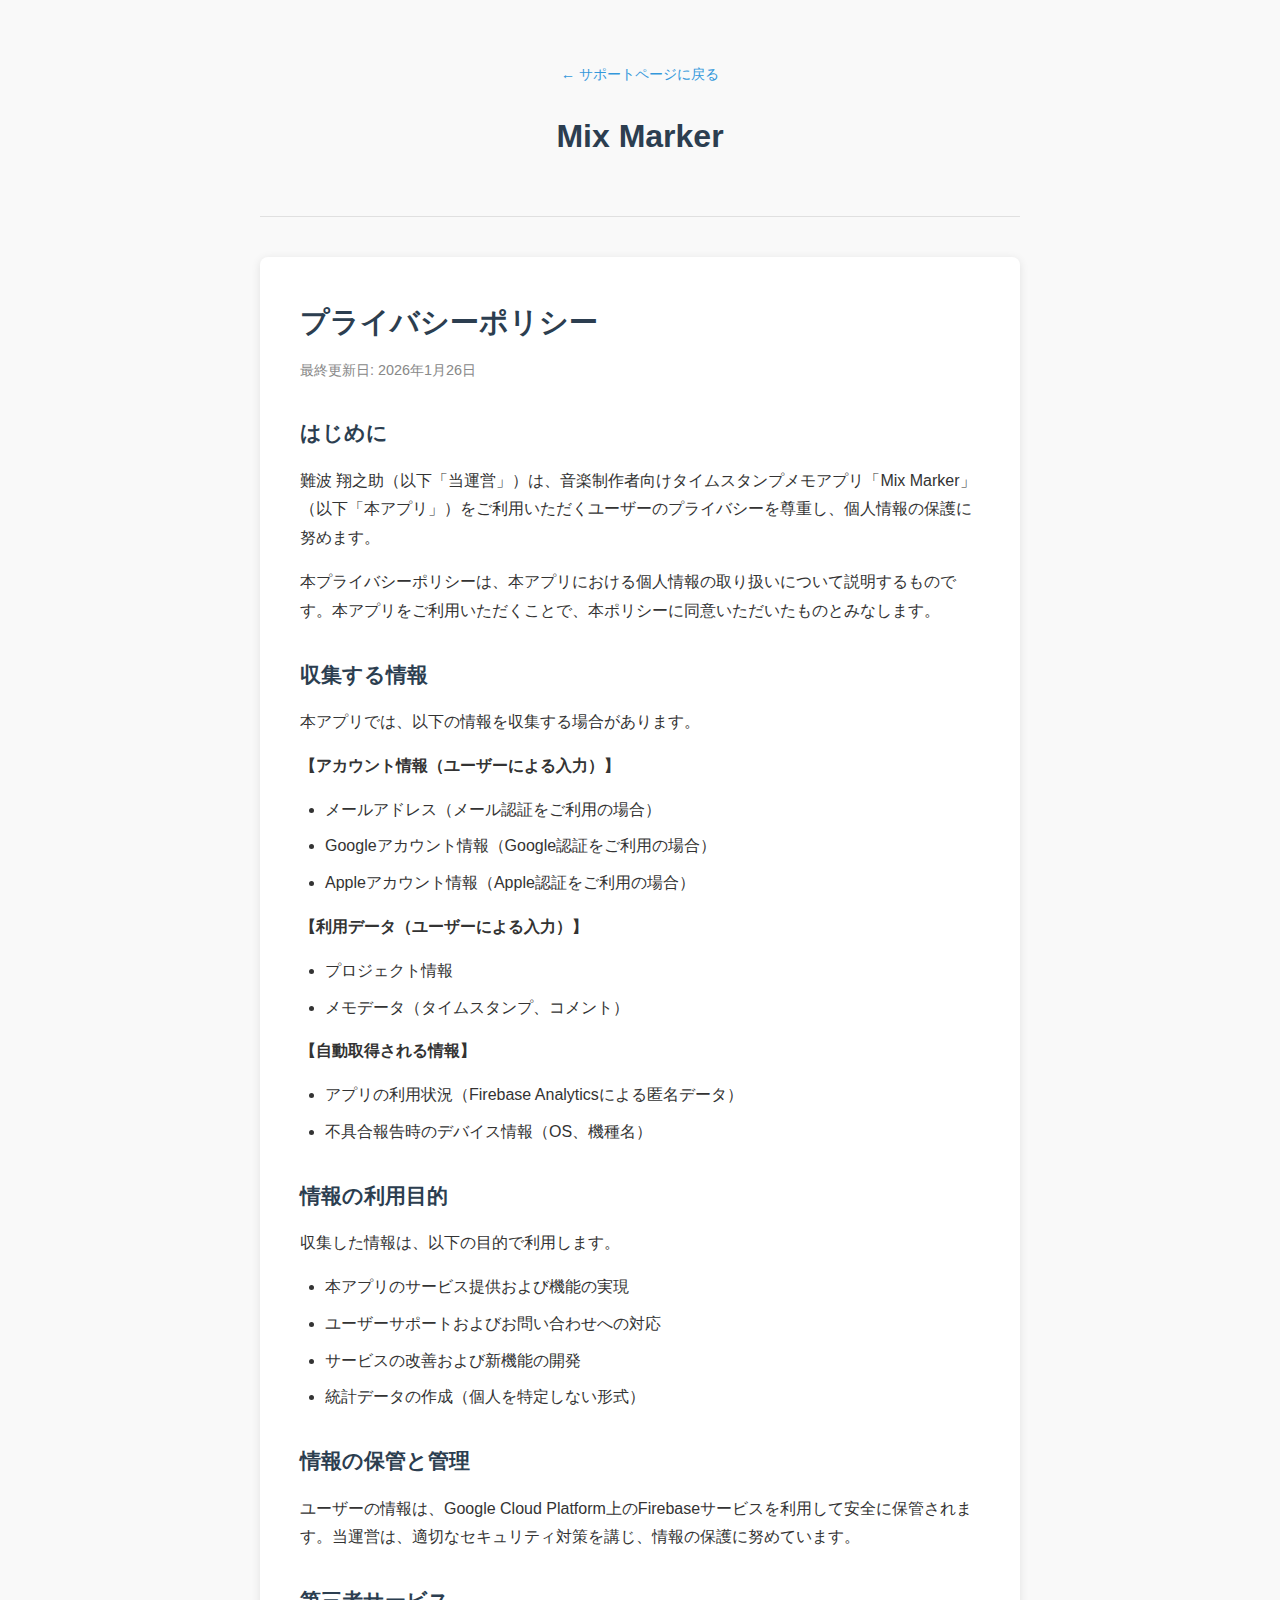
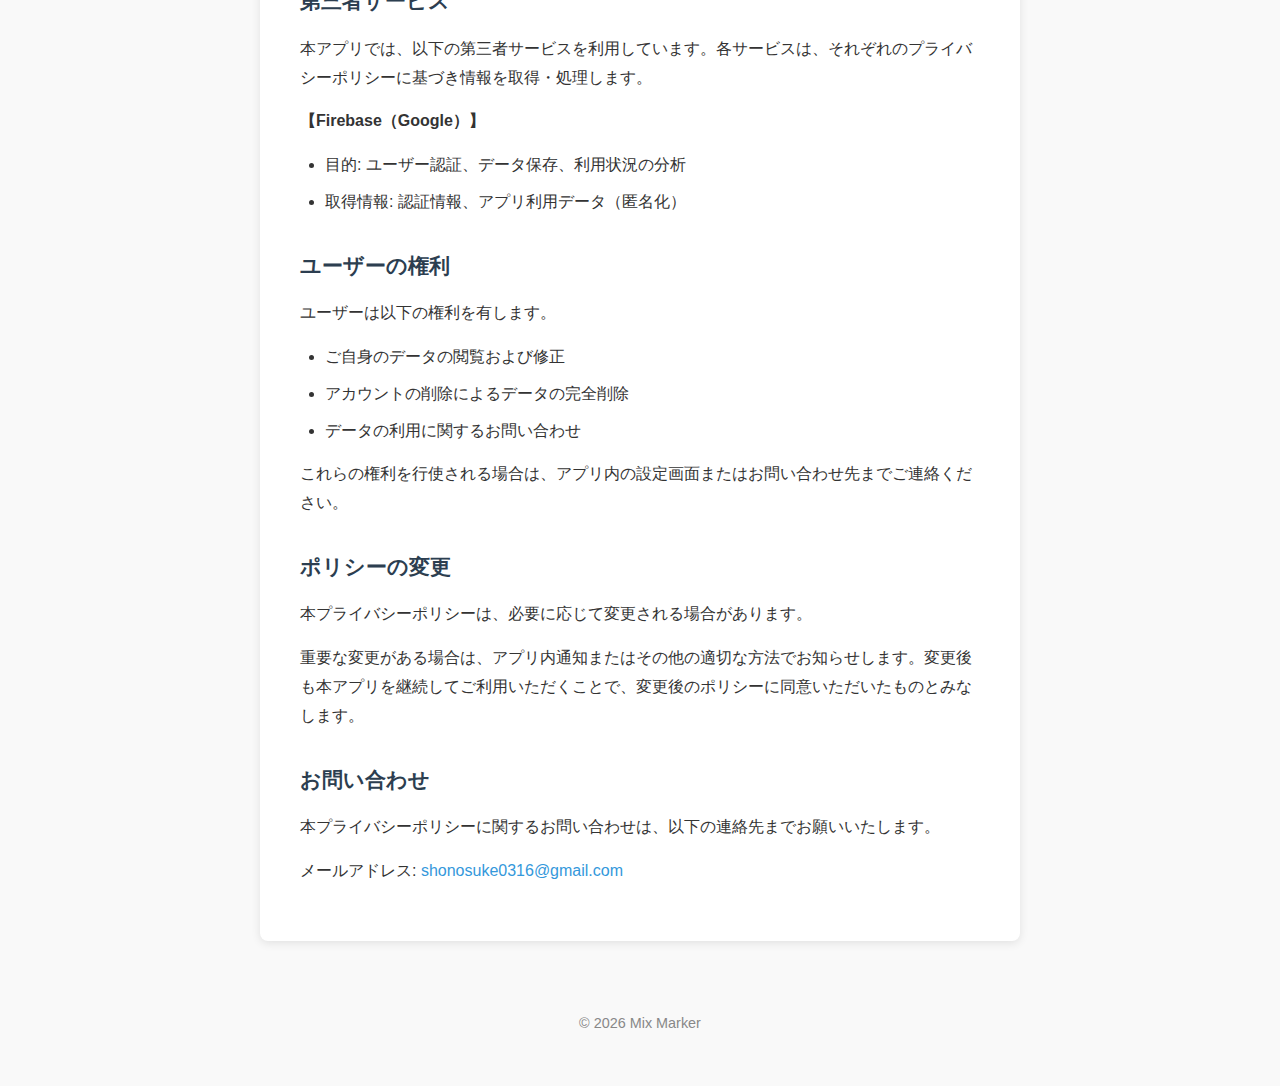
<file: mix-marker/legal/privacy.html>
<!DOCTYPE html>
<html lang="ja">
<head>
    <meta charset="UTF-8">
    <meta name="viewport" content="width=device-width, initial-scale=1.0">
    <title>Mix Marker - プライバシーポリシー</title>
    <link rel="stylesheet" href="../style.css">
</head>
<body>
    <div class="container">
        <header>
            <a href="../support.html" class="back-link">&larr; サポートページに戻る</a>
            <h1>Mix Marker</h1>
        </header>

        <main class="legal-content">
            <h1>プライバシーポリシー</h1>
            <p class="last-updated">最終更新日: 2026年1月26日</p>

            <h2>はじめに</h2>
            <p>難波 翔之助（以下「当運営」）は、音楽制作者向けタイムスタンプメモアプリ「Mix Marker」（以下「本アプリ」）をご利用いただくユーザーのプライバシーを尊重し、個人情報の保護に努めます。</p>
            <p>本プライバシーポリシーは、本アプリにおける個人情報の取り扱いについて説明するものです。本アプリをご利用いただくことで、本ポリシーに同意いただいたものとみなします。</p>

            <h2>収集する情報</h2>
            <p>本アプリでは、以下の情報を収集する場合があります。</p>
            <p><strong>【アカウント情報（ユーザーによる入力）】</strong></p>
            <ul>
                <li>メールアドレス（メール認証をご利用の場合）</li>
                <li>Googleアカウント情報（Google認証をご利用の場合）</li>
                <li>Appleアカウント情報（Apple認証をご利用の場合）</li>
            </ul>
            <p><strong>【利用データ（ユーザーによる入力）】</strong></p>
            <ul>
                <li>プロジェクト情報</li>
                <li>メモデータ（タイムスタンプ、コメント）</li>
            </ul>
            <p><strong>【自動取得される情報】</strong></p>
            <ul>
                <li>アプリの利用状況（Firebase Analyticsによる匿名データ）</li>
                <li>不具合報告時のデバイス情報（OS、機種名）</li>
            </ul>

            <h2>情報の利用目的</h2>
            <p>収集した情報は、以下の目的で利用します。</p>
            <ul>
                <li>本アプリのサービス提供および機能の実現</li>
                <li>ユーザーサポートおよびお問い合わせへの対応</li>
                <li>サービスの改善および新機能の開発</li>
                <li>統計データの作成（個人を特定しない形式）</li>
            </ul>

            <h2>情報の保管と管理</h2>
            <p>ユーザーの情報は、Google Cloud Platform上のFirebaseサービスを利用して安全に保管されます。当運営は、適切なセキュリティ対策を講じ、情報の保護に努めています。</p>

            <h2>第三者サービス</h2>
            <p>本アプリでは、以下の第三者サービスを利用しています。各サービスは、それぞれのプライバシーポリシーに基づき情報を取得・処理します。</p>
            <p><strong>【Firebase（Google）】</strong></p>
            <ul>
                <li>目的: ユーザー認証、データ保存、利用状況の分析</li>
                <li>取得情報: 認証情報、アプリ利用データ（匿名化）</li>
            </ul>

            <h2>ユーザーの権利</h2>
            <p>ユーザーは以下の権利を有します。</p>
            <ul>
                <li>ご自身のデータの閲覧および修正</li>
                <li>アカウントの削除によるデータの完全削除</li>
                <li>データの利用に関するお問い合わせ</li>
            </ul>
            <p>これらの権利を行使される場合は、アプリ内の設定画面またはお問い合わせ先までご連絡ください。</p>

            <h2>ポリシーの変更</h2>
            <p>本プライバシーポリシーは、必要に応じて変更される場合があります。</p>
            <p>重要な変更がある場合は、アプリ内通知またはその他の適切な方法でお知らせします。変更後も本アプリを継続してご利用いただくことで、変更後のポリシーに同意いただいたものとみなします。</p>

            <h2>お問い合わせ</h2>
            <p>本プライバシーポリシーに関するお問い合わせは、以下の連絡先までお願いいたします。</p>
            <p>メールアドレス: <a href="mailto:shonosuke0316@gmail.com">shonosuke0316@gmail.com</a></p>
        </main>

        <footer>
            <p>&copy; 2026 Mix Marker</p>
        </footer>
    </div>
</body>
</html>
</file>
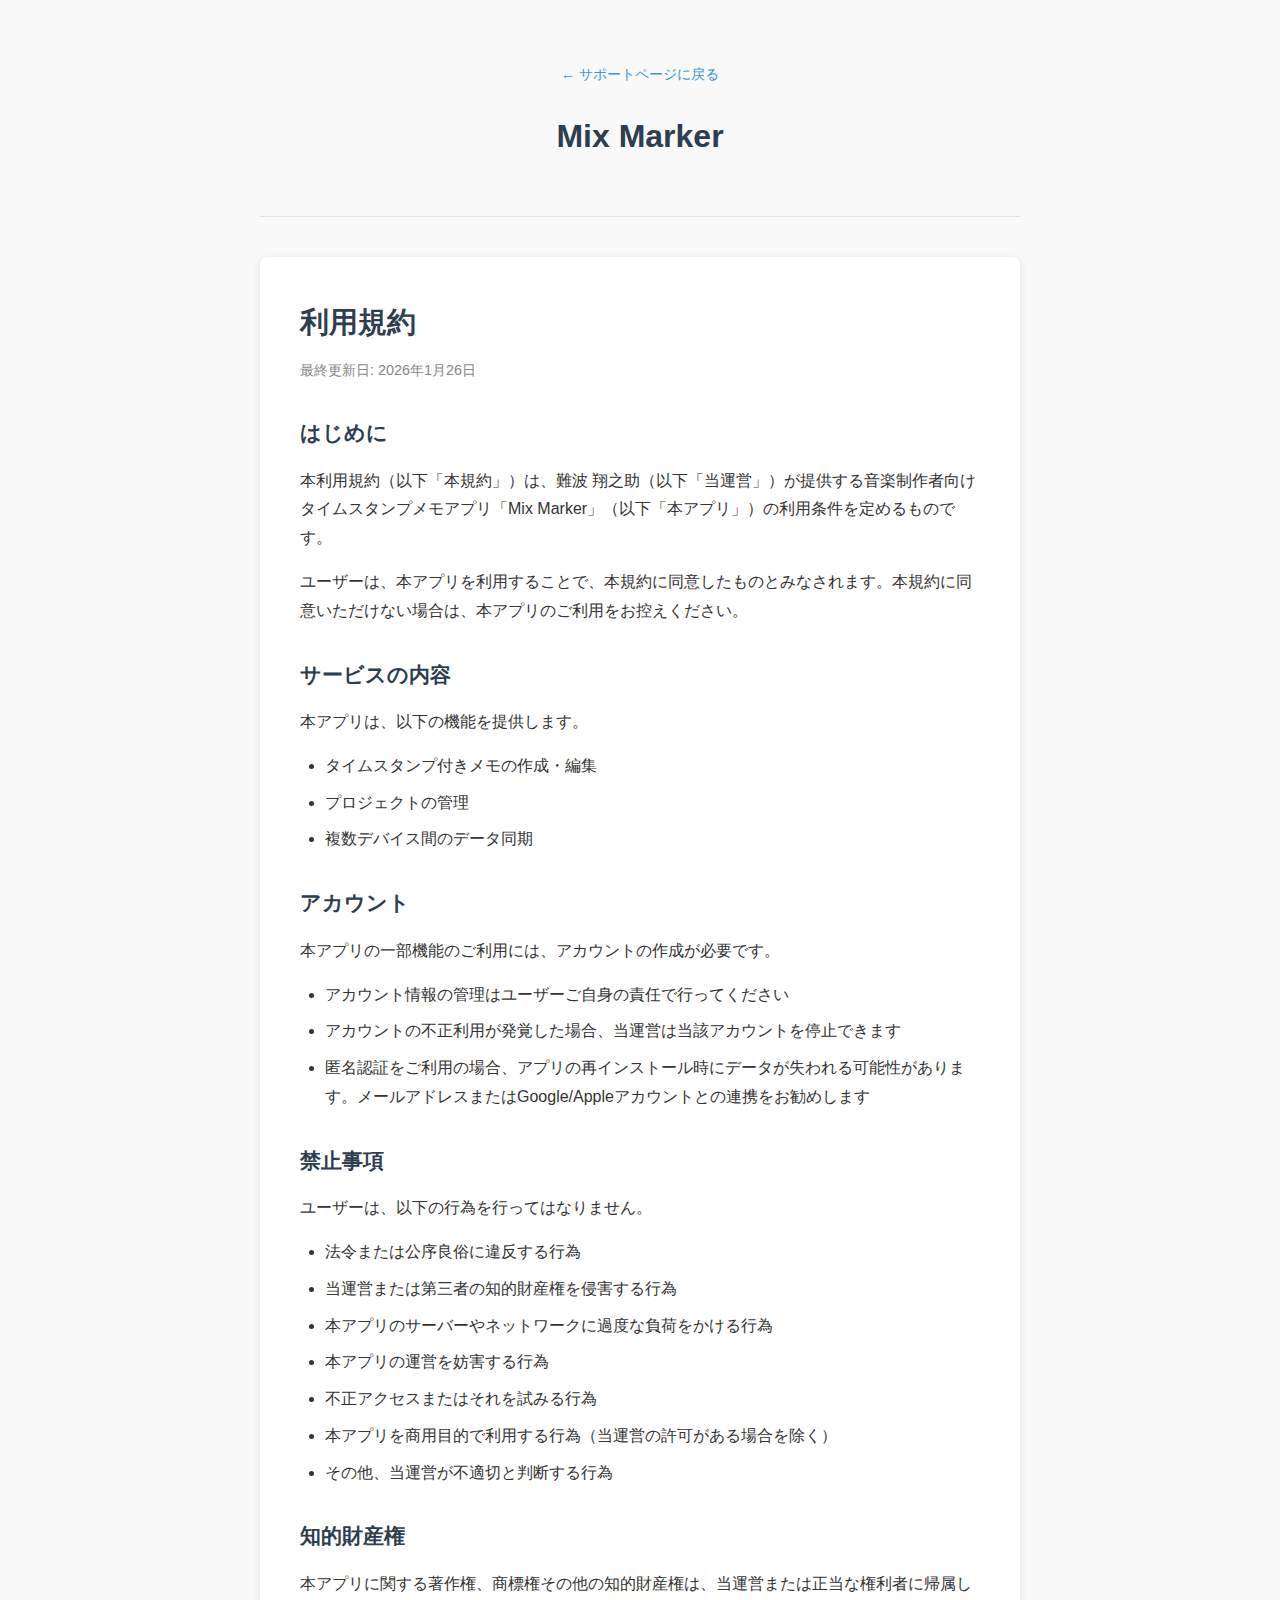
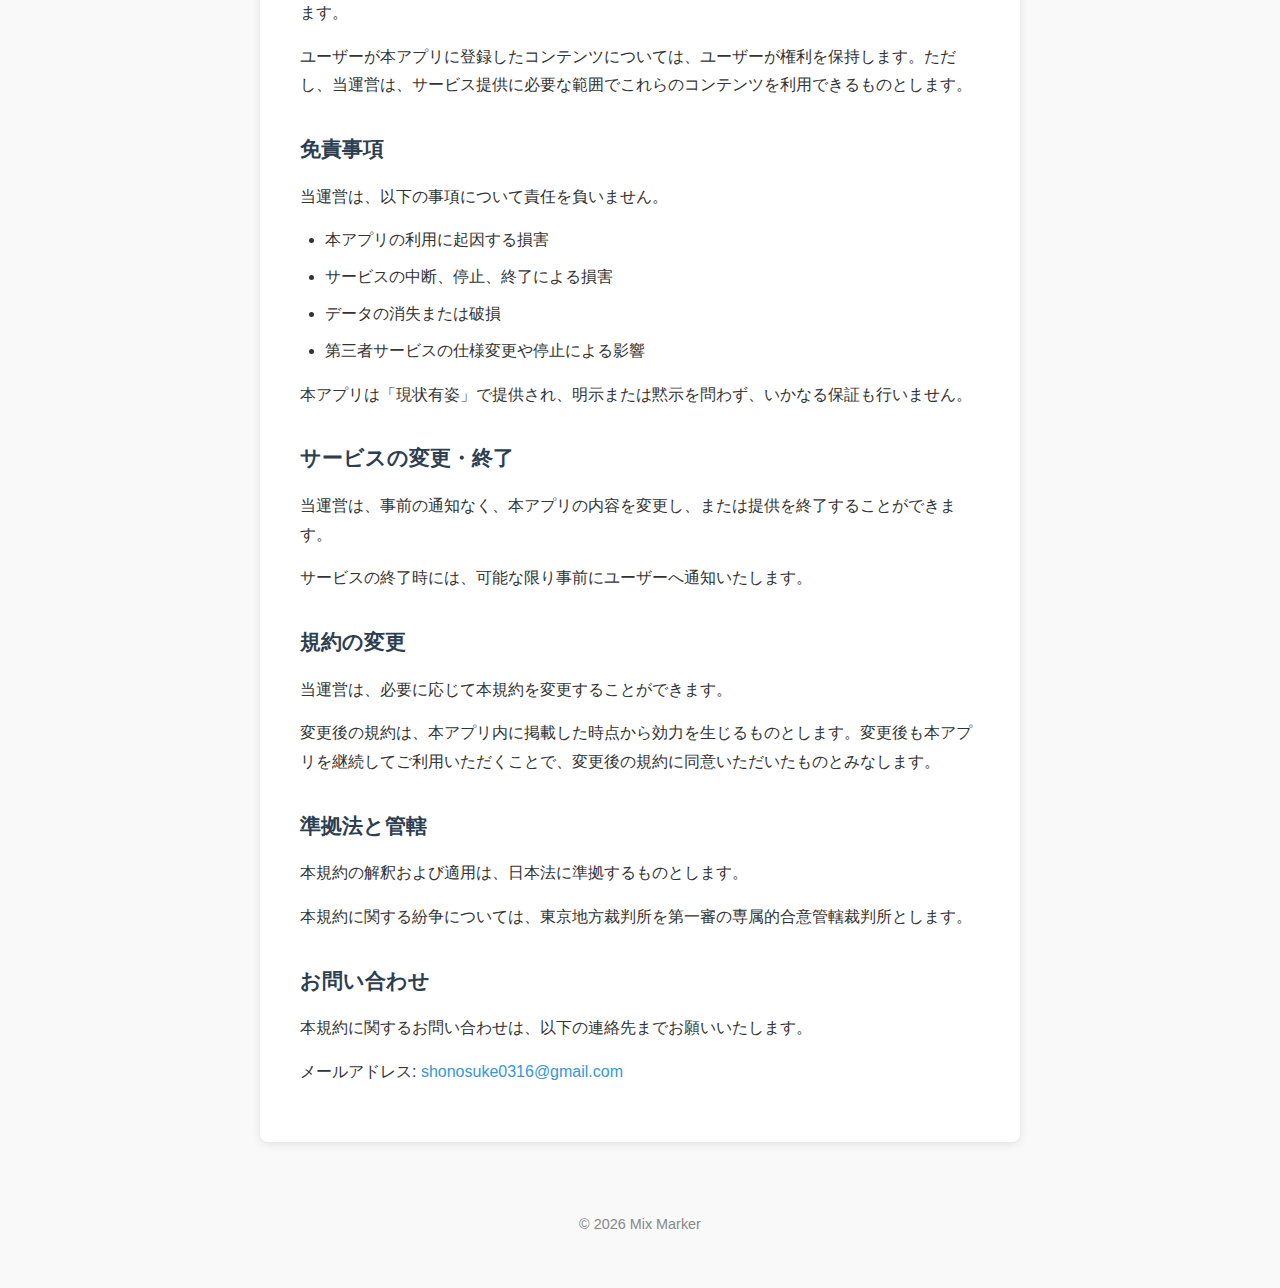
<file: mix-marker/legal/terms.html>
<!DOCTYPE html>
<html lang="ja">
<head>
    <meta charset="UTF-8">
    <meta name="viewport" content="width=device-width, initial-scale=1.0">
    <title>Mix Marker - 利用規約</title>
    <link rel="stylesheet" href="../style.css">
</head>
<body>
    <div class="container">
        <header>
            <a href="../support.html" class="back-link">&larr; サポートページに戻る</a>
            <h1>Mix Marker</h1>
        </header>

        <main class="legal-content">
            <h1>利用規約</h1>
            <p class="last-updated">最終更新日: 2026年1月26日</p>

            <h2>はじめに</h2>
            <p>本利用規約（以下「本規約」）は、難波 翔之助（以下「当運営」）が提供する音楽制作者向けタイムスタンプメモアプリ「Mix Marker」（以下「本アプリ」）の利用条件を定めるものです。</p>
            <p>ユーザーは、本アプリを利用することで、本規約に同意したものとみなされます。本規約に同意いただけない場合は、本アプリのご利用をお控えください。</p>

            <h2>サービスの内容</h2>
            <p>本アプリは、以下の機能を提供します。</p>
            <ul>
                <li>タイムスタンプ付きメモの作成・編集</li>
                <li>プロジェクトの管理</li>
                <li>複数デバイス間のデータ同期</li>
            </ul>

            <h2>アカウント</h2>
            <p>本アプリの一部機能のご利用には、アカウントの作成が必要です。</p>
            <ul>
                <li>アカウント情報の管理はユーザーご自身の責任で行ってください</li>
                <li>アカウントの不正利用が発覚した場合、当運営は当該アカウントを停止できます</li>
                <li>匿名認証をご利用の場合、アプリの再インストール時にデータが失われる可能性があります。メールアドレスまたはGoogle/Appleアカウントとの連携をお勧めします</li>
            </ul>

            <h2>禁止事項</h2>
            <p>ユーザーは、以下の行為を行ってはなりません。</p>
            <ul>
                <li>法令または公序良俗に違反する行為</li>
                <li>当運営または第三者の知的財産権を侵害する行為</li>
                <li>本アプリのサーバーやネットワークに過度な負荷をかける行為</li>
                <li>本アプリの運営を妨害する行為</li>
                <li>不正アクセスまたはそれを試みる行為</li>
                <li>本アプリを商用目的で利用する行為（当運営の許可がある場合を除く）</li>
                <li>その他、当運営が不適切と判断する行為</li>
            </ul>

            <h2>知的財産権</h2>
            <p>本アプリに関する著作権、商標権その他の知的財産権は、当運営または正当な権利者に帰属します。</p>
            <p>ユーザーが本アプリに登録したコンテンツについては、ユーザーが権利を保持します。ただし、当運営は、サービス提供に必要な範囲でこれらのコンテンツを利用できるものとします。</p>

            <h2>免責事項</h2>
            <p>当運営は、以下の事項について責任を負いません。</p>
            <ul>
                <li>本アプリの利用に起因する損害</li>
                <li>サービスの中断、停止、終了による損害</li>
                <li>データの消失または破損</li>
                <li>第三者サービスの仕様変更や停止による影響</li>
            </ul>
            <p>本アプリは「現状有姿」で提供され、明示または黙示を問わず、いかなる保証も行いません。</p>

            <h2>サービスの変更・終了</h2>
            <p>当運営は、事前の通知なく、本アプリの内容を変更し、または提供を終了することができます。</p>
            <p>サービスの終了時には、可能な限り事前にユーザーへ通知いたします。</p>

            <h2>規約の変更</h2>
            <p>当運営は、必要に応じて本規約を変更することができます。</p>
            <p>変更後の規約は、本アプリ内に掲載した時点から効力を生じるものとします。変更後も本アプリを継続してご利用いただくことで、変更後の規約に同意いただいたものとみなします。</p>

            <h2>準拠法と管轄</h2>
            <p>本規約の解釈および適用は、日本法に準拠するものとします。</p>
            <p>本規約に関する紛争については、東京地方裁判所を第一審の専属的合意管轄裁判所とします。</p>

            <h2>お問い合わせ</h2>
            <p>本規約に関するお問い合わせは、以下の連絡先までお願いいたします。</p>
            <p>メールアドレス: <a href="mailto:shonosuke0316@gmail.com">shonosuke0316@gmail.com</a></p>
        </main>

        <footer>
            <p>&copy; 2026 Mix Marker</p>
        </footer>
    </div>
</body>
</html>
</file>
<file: ehonia/legal/style.css>
* {
    margin: 0;
    padding: 0;
    box-sizing: border-box;
}

body {
    font-family: -apple-system, BlinkMacSystemFont, 'Segoe UI', 'Hiragino Sans', 'Hiragino Kaku Gothic ProN', 'Meiryo', sans-serif;
    line-height: 1.8;
    color: #333;
    background-color: #f9f9f9;
}

.container {
    max-width: 800px;
    margin: 0 auto;
    padding: 20px;
}

header {
    text-align: center;
    padding: 40px 0;
    border-bottom: 1px solid #e0e0e0;
    margin-bottom: 40px;
}

header h1 {
    font-size: 2rem;
    color: #2c3e50;
    margin-bottom: 10px;
}

.subtitle {
    color: #666;
    font-size: 1rem;
}

.back-link {
    display: inline-block;
    margin-bottom: 20px;
    color: #3498db;
    text-decoration: none;
    font-size: 0.9rem;
}

.back-link:hover {
    text-decoration: underline;
}

/* Navigation */
.legal-nav {
    background: #fff;
    padding: 30px;
    border-radius: 8px;
    box-shadow: 0 2px 10px rgba(0, 0, 0, 0.1);
}

.legal-nav h2 {
    font-size: 1.3rem;
    color: #2c3e50;
    margin-bottom: 20px;
    padding-bottom: 10px;
    border-bottom: 2px solid #3498db;
}

.legal-nav ul {
    list-style: none;
}

.legal-nav li {
    margin-bottom: 10px;
}

.legal-nav a {
    display: block;
    padding: 15px 20px;
    background: #f5f5f5;
    border-radius: 6px;
    color: #333;
    text-decoration: none;
    transition: all 0.2s ease;
}

.legal-nav a:hover {
    background: #3498db;
    color: #fff;
}

/* Legal Content */
.legal-content {
    background: #fff;
    padding: 40px;
    border-radius: 8px;
    box-shadow: 0 2px 10px rgba(0, 0, 0, 0.1);
}

.legal-content h1 {
    font-size: 1.8rem;
    color: #2c3e50;
    margin-bottom: 10px;
}

.last-updated {
    color: #888;
    font-size: 0.9rem;
    margin-bottom: 30px;
}

.legal-content h2 {
    font-size: 1.3rem;
    color: #2c3e50;
    margin-top: 30px;
    margin-bottom: 15px;
}

.legal-content h3 {
    font-size: 1.1rem;
    color: #34495e;
    margin-top: 20px;
    margin-bottom: 10px;
}

.legal-content p {
    margin-bottom: 15px;
}

.legal-content ul {
    margin-left: 25px;
    margin-bottom: 15px;
}

.legal-content li {
    margin-bottom: 8px;
}

.legal-content hr {
    border: none;
    border-top: 1px solid #e0e0e0;
    margin: 30px 0;
}

.legal-content a {
    color: #3498db;
    text-decoration: none;
}

.legal-content a:hover {
    text-decoration: underline;
}

/* Info Table */
.info-table {
    width: 100%;
    border-collapse: collapse;
    margin-bottom: 20px;
}

.info-table th,
.info-table td {
    padding: 12px 15px;
    text-align: left;
    border-bottom: 1px solid #e0e0e0;
}

.info-table th {
    width: 30%;
    background: #f5f5f5;
    font-weight: 600;
}

/* Footer */
footer {
    text-align: center;
    padding: 30px 0;
    margin-top: 40px;
    color: #888;
    font-size: 0.9rem;
}

/* Responsive */
@media (max-width: 600px) {
    .container {
        padding: 15px;
    }

    header {
        padding: 30px 0;
    }

    header h1 {
        font-size: 1.6rem;
    }

    .legal-nav,
    .legal-content {
        padding: 20px;
    }

    .legal-content h1 {
        font-size: 1.5rem;
    }

    .legal-content h2 {
        font-size: 1.2rem;
    }

    .info-table th,
    .info-table td {
        display: block;
        width: 100%;
    }

    .info-table th {
        background: none;
        padding-bottom: 5px;
    }

    .info-table td {
        padding-top: 0;
        padding-bottom: 15px;
    }
}
</file>
<file: ehonia/style.css>
* {
    margin: 0;
    padding: 0;
    box-sizing: border-box;
}

body {
    font-family: -apple-system, BlinkMacSystemFont, 'Segoe UI', 'Hiragino Sans', 'Hiragino Kaku Gothic ProN', 'Meiryo', sans-serif;
    line-height: 1.8;
    color: #333;
    background-color: #f9f9f9;
}

.container {
    max-width: 800px;
    margin: 0 auto;
    padding: 20px;
}

header {
    text-align: center;
    padding: 40px 0;
    border-bottom: 1px solid #e0e0e0;
    margin-bottom: 40px;
}

header h1 {
    font-size: 2rem;
    color: #2c3e50;
    margin-bottom: 10px;
}

.subtitle {
    color: #666;
    font-size: 1rem;
}

.back-link {
    display: inline-block;
    margin-bottom: 20px;
    color: #3498db;
    text-decoration: none;
    font-size: 0.9rem;
}

.back-link:hover {
    text-decoration: underline;
}

/* Legal Content */
.legal-content {
    background: #fff;
    padding: 40px;
    border-radius: 8px;
    box-shadow: 0 2px 10px rgba(0, 0, 0, 0.1);
}

.legal-content h1 {
    font-size: 1.8rem;
    color: #2c3e50;
    margin-bottom: 10px;
}

.last-updated {
    color: #888;
    font-size: 0.9rem;
    margin-bottom: 30px;
}

.legal-content h2 {
    font-size: 1.3rem;
    color: #2c3e50;
    margin-top: 30px;
    margin-bottom: 15px;
}

.legal-content h3 {
    font-size: 1.1rem;
    color: #34495e;
    margin-top: 20px;
    margin-bottom: 10px;
}

.legal-content p {
    margin-bottom: 15px;
}

.legal-content ul {
    margin-left: 25px;
    margin-bottom: 15px;
}

.legal-content li {
    margin-bottom: 8px;
}

.legal-content hr {
    border: none;
    border-top: 1px solid #e0e0e0;
    margin: 30px 0;
}

.legal-content a {
    color: #3498db;
    text-decoration: none;
}

.legal-content a:hover {
    text-decoration: underline;
}

/* Info Table */
.info-table {
    width: 100%;
    border-collapse: collapse;
    margin-bottom: 20px;
}

.info-table th,
.info-table td {
    padding: 12px 15px;
    text-align: left;
    border-bottom: 1px solid #e0e0e0;
}

.info-table th {
    width: 30%;
    background: #f5f5f5;
    font-weight: 600;
}

/* Footer */
footer {
    text-align: center;
    padding: 30px 0;
    margin-top: 40px;
    color: #888;
    font-size: 0.9rem;
}

/* Support Page - Section */
.section {
    margin-bottom: 30px;
}

.section h2 {
    font-size: 1.3rem;
    color: #2c3e50;
    margin-bottom: 15px;
    padding-bottom: 10px;
    border-bottom: 2px solid #3498db;
}

/* Support Page - FAQ */
.faq-item {
    margin-bottom: 20px;
}

.faq-item h3 {
    color: #333;
    font-size: 1.1rem;
    margin-bottom: 8px;
}

.faq-item p {
    color: #666;
    padding-left: 15px;
}

/* Support Page - Contact */
.contact-info {
    background: #f5f5f5;
    padding: 20px;
    border-radius: 8px;
    margin-top: 15px;
}

.contact-info .btn {
    color: white;
}

/* Button */
.btn {
    display: inline-block;
    background: #3498db;
    color: white;
    padding: 12px 24px;
    border-radius: 6px;
    text-decoration: none;
    margin-top: 15px;
    transition: background 0.3s;
}

.btn:hover {
    background: #2980b9;
    text-decoration: none;
}

/* Support Page - Text Helpers */
.subtitle-text {
    color: #666;
    font-size: 1rem;
    margin-top: 5px;
}

.note-text {
    margin-top: 15px;
    color: #888;
    font-size: 0.9rem;
}

/* Responsive */
@media (max-width: 600px) {
    .container {
        padding: 15px;
    }

    header {
        padding: 30px 0;
    }

    header h1 {
        font-size: 1.6rem;
    }

    .legal-content {
        padding: 20px;
    }

    .legal-content h1 {
        font-size: 1.5rem;
    }

    .legal-content h2 {
        font-size: 1.2rem;
    }

    .info-table th,
    .info-table td {
        display: block;
        width: 100%;
    }

    .info-table th {
        background: none;
        padding-bottom: 5px;
    }

    .info-table td {
        padding-top: 0;
        padding-bottom: 15px;
    }
}
</file>
<file: mix-marker/style.css>
* {
    margin: 0;
    padding: 0;
    box-sizing: border-box;
}

body {
    font-family: -apple-system, BlinkMacSystemFont, 'Segoe UI', 'Hiragino Sans', 'Hiragino Kaku Gothic ProN', 'Meiryo', sans-serif;
    line-height: 1.8;
    color: #333;
    background-color: #f9f9f9;
}

.container {
    max-width: 800px;
    margin: 0 auto;
    padding: 20px;
}

header {
    text-align: center;
    padding: 40px 0;
    border-bottom: 1px solid #e0e0e0;
    margin-bottom: 40px;
}

header h1 {
    font-size: 2rem;
    color: #2c3e50;
    margin-bottom: 10px;
}

.subtitle {
    color: #666;
    font-size: 1rem;
}

.back-link {
    display: inline-block;
    margin-bottom: 20px;
    color: #3498db;
    text-decoration: none;
    font-size: 0.9rem;
}

.back-link:hover {
    text-decoration: underline;
}

/* Legal Content */
.legal-content {
    background: #fff;
    padding: 40px;
    border-radius: 8px;
    box-shadow: 0 2px 10px rgba(0, 0, 0, 0.1);
}

.legal-content h1 {
    font-size: 1.8rem;
    color: #2c3e50;
    margin-bottom: 10px;
}

.last-updated {
    color: #888;
    font-size: 0.9rem;
    margin-bottom: 30px;
}

.legal-content h2 {
    font-size: 1.3rem;
    color: #2c3e50;
    margin-top: 30px;
    margin-bottom: 15px;
}

.legal-content h3 {
    font-size: 1.1rem;
    color: #34495e;
    margin-top: 20px;
    margin-bottom: 10px;
}

.legal-content p {
    margin-bottom: 15px;
}

.legal-content ul {
    margin-left: 25px;
    margin-bottom: 15px;
}

.legal-content li {
    margin-bottom: 8px;
}

.legal-content hr {
    border: none;
    border-top: 1px solid #e0e0e0;
    margin: 30px 0;
}

.legal-content a {
    color: #3498db;
    text-decoration: none;
}

.legal-content a:hover {
    text-decoration: underline;
}

/* Info Table */
.info-table {
    width: 100%;
    border-collapse: collapse;
    margin-bottom: 20px;
}

.info-table th,
.info-table td {
    padding: 12px 15px;
    text-align: left;
    border-bottom: 1px solid #e0e0e0;
}

.info-table th {
    width: 30%;
    background: #f5f5f5;
    font-weight: 600;
}

/* Footer */
footer {
    text-align: center;
    padding: 30px 0;
    margin-top: 40px;
    color: #888;
    font-size: 0.9rem;
}

/* Support Page - Section */
.section {
    margin-bottom: 30px;
}

.section h2 {
    font-size: 1.3rem;
    color: #2c3e50;
    margin-bottom: 15px;
    padding-bottom: 10px;
    border-bottom: 2px solid #3498db;
}

/* Support Page - FAQ */
.faq-item {
    margin-bottom: 20px;
}

.faq-item h3 {
    color: #333;
    font-size: 1.1rem;
    margin-bottom: 8px;
}

.faq-item p {
    color: #666;
    padding-left: 15px;
}

/* Support Page - Contact */
.contact-info {
    background: #f5f5f5;
    padding: 20px;
    border-radius: 8px;
    margin-top: 15px;
}

.contact-info .btn {
    color: white;
}

/* Button */
.btn {
    display: inline-block;
    background: #3498db;
    color: white;
    padding: 12px 24px;
    border-radius: 6px;
    text-decoration: none;
    margin-top: 15px;
    transition: background 0.3s;
}

.btn:hover {
    background: #2980b9;
    text-decoration: none;
}

/* Support Page - Text Helpers */
.subtitle-text {
    color: #666;
    font-size: 1rem;
    margin-top: 5px;
}

.note-text {
    margin-top: 15px;
    color: #888;
    font-size: 0.9rem;
}

/* Responsive */
@media (max-width: 600px) {
    .container {
        padding: 15px;
    }

    header {
        padding: 30px 0;
    }

    header h1 {
        font-size: 1.6rem;
    }

    .legal-content {
        padding: 20px;
    }

    .legal-content h1 {
        font-size: 1.5rem;
    }

    .legal-content h2 {
        font-size: 1.2rem;
    }

    .info-table th,
    .info-table td {
        display: block;
        width: 100%;
    }

    .info-table th {
        background: none;
        padding-bottom: 5px;
    }

    .info-table td {
        padding-top: 0;
        padding-bottom: 15px;
    }
}
</file>
